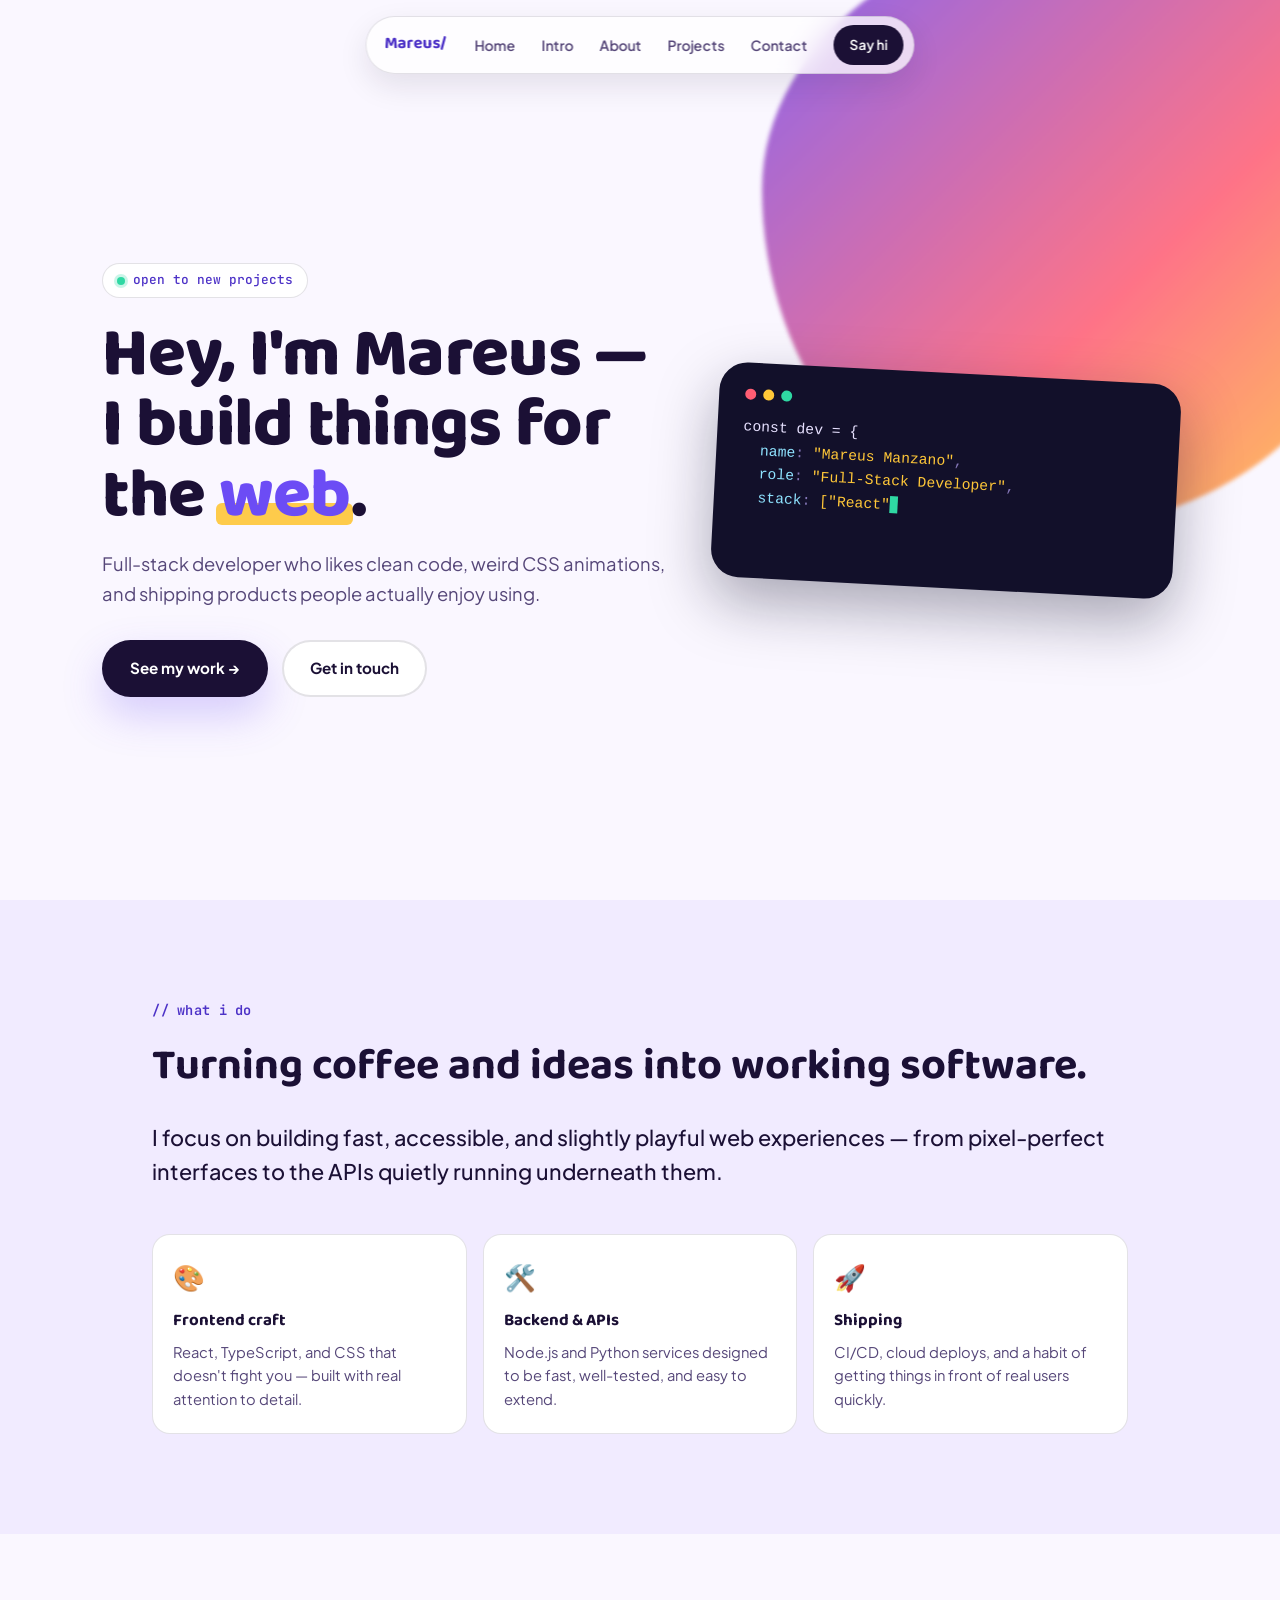
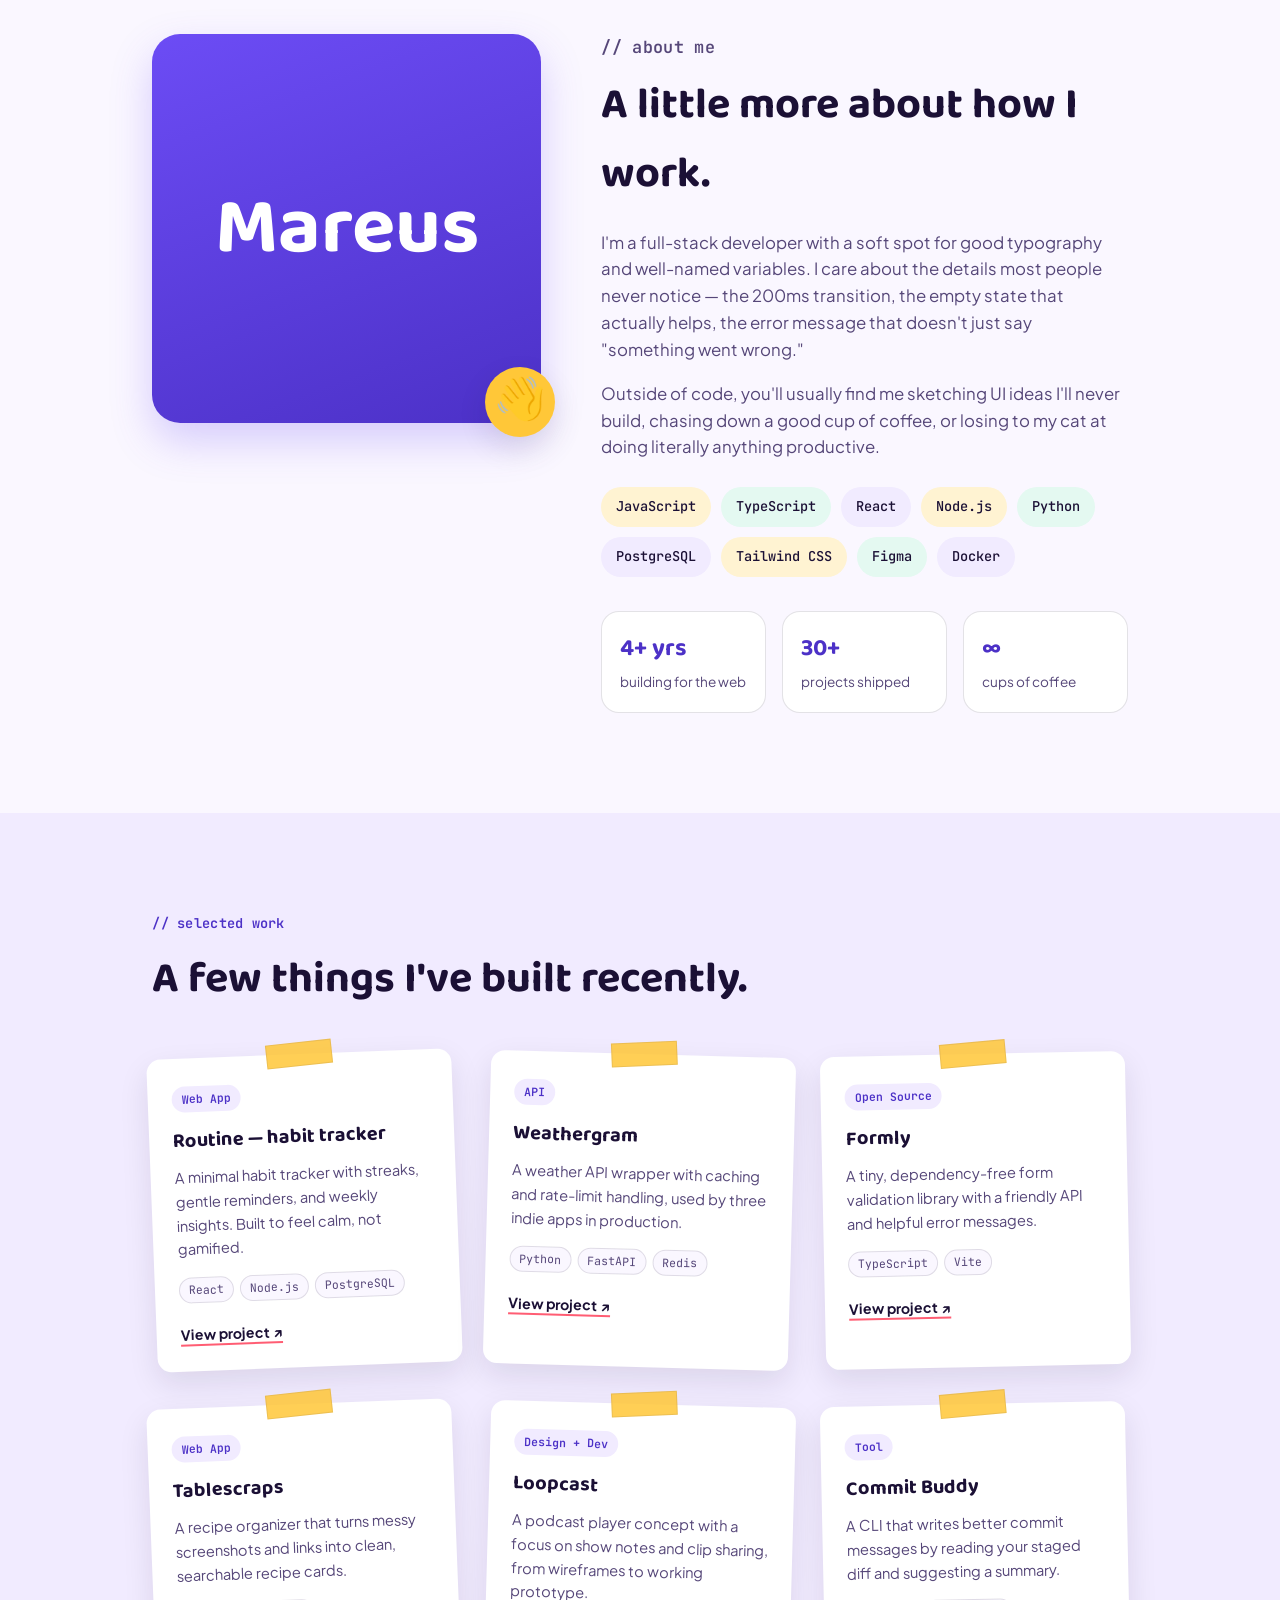
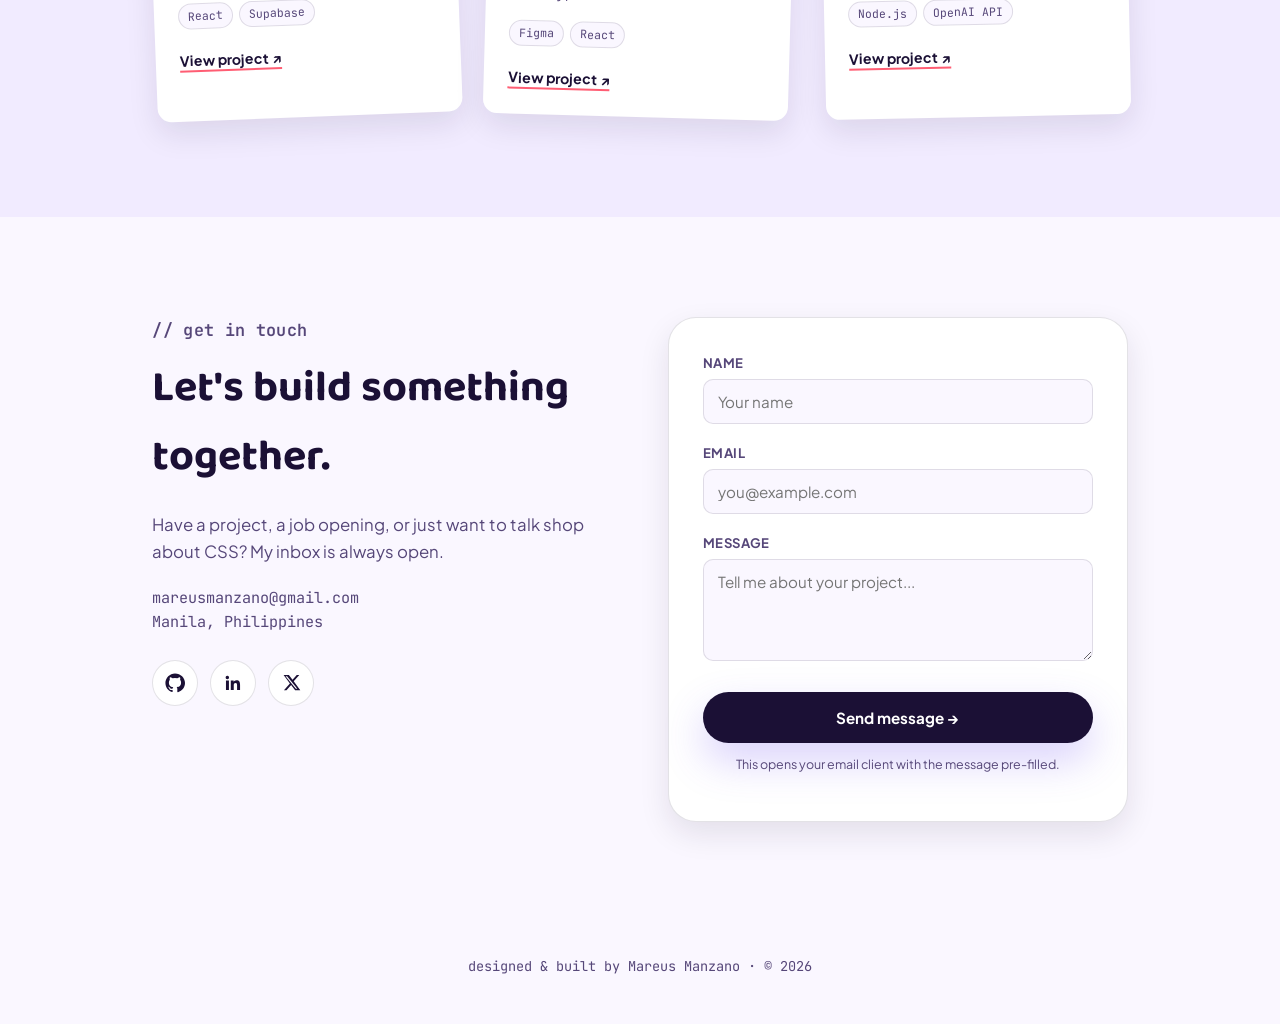
<file: index.html>
<!DOCTYPE html>
<html lang="en">
<head>
<meta charset="UTF-8">
<meta name="viewport" content="width=device-width, initial-scale=1.0">
<title>Mareus Manzano — Developer Playground</title>
<link rel="preconnect" href="https://fonts.googleapis.com">
<link rel="preconnect" href="https://fonts.gstatic.com" crossorigin>
<link href="https://fonts.googleapis.com/css2?family=Baloo+2:wght@500;600;700;800&family=Plus+Jakarta+Sans:wght@400;500;600;700&family=JetBrains+Mono:wght@400;500;600&display=swap" rel="stylesheet">
<link rel="stylesheet" href="styles.css">
</head>
<body>

  <nav class="nav" aria-label="Primary">
    <span class="nav__logo">Mareus/</span>
    <ul class="nav__links">
      <li><a href="#home">Home</a></li>
      <li><a href="#intro">Intro</a></li>
      <li><a href="#about">About</a></li>
      <li><a href="#projects">Projects</a></li>
      <li><a href="#contact">Contact</a></li>
    </ul>
    <a class="nav__cta" href="#contact">Say hi</a>
  </nav>

  <section id="home" class="hero">
    <div class="hero__blob" aria-hidden="true"></div>
    <div class="hero__grid">
      <div>
        <span class="hero__eyebrow"><span class="dot"></span> open to new projects</span>
        <h1>Hey, I'm Mareus —<br>I build things for the <span class="accent">web</span>.</h1>
        <p class="lede">Full-stack developer who likes clean code, weird CSS animations, and shipping products people actually enjoy using.</p>
        <div class="hero__ctas">
          <a class="btn btn--primary" href="#projects">See my work →</a>
          <a class="btn btn--ghost" href="#contact">Get in touch</a>
        </div>
      </div>
      <div class="hero__card">
        <div class="hero__card__bar"><span></span><span></span><span></span></div>
        <pre id="typewriter"></pre>
      </div>
    </div>
  </section>

  <section id="intro" class="intro">
    <div class="intro__inner">
      <p class="kicker">// what i do</p>
      <h2 class="section-title">Turning coffee and ideas into working software.</h2>
      <p class="intro__lead">I focus on building fast, accessible, and slightly playful web experiences — from pixel-perfect interfaces to the APIs quietly running underneath them.</p>
      <div class="intro__chips">
        <div class="chip-card">
          <span class="chip-card__icon">🎨</span>
          <h3>Frontend craft</h3>
          <p>React, TypeScript, and CSS that doesn't fight you — built with real attention to detail.</p>
        </div>
        <div class="chip-card">
          <span class="chip-card__icon">🛠️</span>
          <h3>Backend & APIs</h3>
          <p>Node.js and Python services designed to be fast, well-tested, and easy to extend.</p>
        </div>
        <div class="chip-card">
          <span class="chip-card__icon">🚀</span>
          <h3>Shipping</h3>
          <p>CI/CD, cloud deploys, and a habit of getting things in front of real users quickly.</p>
        </div>
      </div>
    </div>
  </section>

  <section id="about" class="about">
    <div class="section-inner">
      <div class="about__portrait" aria-hidden="true">Mareus</div>
      <div class="about__bio">
        <p class="kicker">// about me</p>
        <h2 class="section-title">A little more about how I work.</h2>
        <p>I'm a full-stack developer with a soft spot for good typography and well-named variables. I care about the details most people never notice — the 200ms transition, the empty state that actually helps, the error message that doesn't just say "something went wrong."</p>
        <p>Outside of code, you'll usually find me sketching UI ideas I'll never build, chasing down a good cup of coffee, or losing to my cat at doing literally anything productive.</p>
        <ul class="skills">
          <li>JavaScript</li>
          <li>TypeScript</li>
          <li>React</li>
          <li>Node.js</li>
          <li>Python</li>
          <li>PostgreSQL</li>
          <li>Tailwind CSS</li>
          <li>Figma</li>
          <li>Docker</li>
        </ul>
        <div class="fun-facts">
          <div><strong>4+ yrs</strong><span>building for the web</span></div>
          <div><strong>30+</strong><span>projects shipped</span></div>
          <div><strong>∞</strong><span>cups of coffee</span></div>
        </div>
      </div>
    </div>
  </section>

  <section id="projects" class="projects">
    <div class="section-inner">
      <p class="kicker">// selected work</p>
      <h2 class="section-title">A few things I've built recently.</h2>
      <div class="projects__grid">
        <article class="note">
          <span class="note__tag">Web App</span>
          <h3>Routine — habit tracker</h3>
          <p>A minimal habit tracker with streaks, gentle reminders, and weekly insights. Built to feel calm, not gamified.</p>
          <ul class="note__stack">
            <li>React</li><li>Node.js</li><li>PostgreSQL</li>
          </ul>
          <a class="note__link" href="projects/routine.html">View project ↗</a>
        </article>
        <article class="note">
          <span class="note__tag">API</span>
          <h3>Weathergram</h3>
          <p>A weather API wrapper with caching and rate-limit handling, used by three indie apps in production.</p>
          <ul class="note__stack">
            <li>Python</li><li>FastAPI</li><li>Redis</li>
          </ul>
          <a class="note__link" href="projects/weathergram.html">View project ↗</a>
        </article>
        <article class="note">
          <span class="note__tag">Open Source</span>
          <h3>Formly</h3>
          <p>A tiny, dependency-free form validation library with a friendly API and helpful error messages.</p>
          <ul class="note__stack">
            <li>TypeScript</li><li>Vite</li>
          </ul>
          <a class="note__link" href="projects/formly.html">View project ↗</a>
        </article>
        <article class="note">
          <span class="note__tag">Web App</span>
          <h3>Tablescraps</h3>
          <p>A recipe organizer that turns messy screenshots and links into clean, searchable recipe cards.</p>
          <ul class="note__stack">
            <li>React</li><li>Supabase</li>
          </ul>
          <a class="note__link" href="projects/tablescraps.html">View project ↗</a>
        </article>
        <article class="note">
          <span class="note__tag">Design + Dev</span>
          <h3>Loopcast</h3>
          <p>A podcast player concept with a focus on show notes and clip sharing, from wireframes to working prototype.</p>
          <ul class="note__stack">
            <li>Figma</li><li>React</li>
          </ul>
          <a class="note__link" href="projects/loopcast.html">View project ↗</a>
        </article>
        <article class="note">
          <span class="note__tag">Tool</span>
          <h3>Commit Buddy</h3>
          <p>A CLI that writes better commit messages by reading your staged diff and suggesting a summary.</p>
          <ul class="note__stack">
            <li>Node.js</li><li>OpenAI API</li>
          </ul>
          <a class="note__link" href="projects/commit-buddy.html">View project ↗</a>
        </article>
      </div>
    </div>
  </section>

  <section id="contact" class="contact">
    <div class="section-inner">
      <div class="contact__intro">
        <p class="kicker">// get in touch</p>
        <h2 class="section-title">Let's build something together.</h2>
        <p>Have a project, a job opening, or just want to talk shop about CSS? My inbox is always open.</p>
        <p style="font-family:var(--font-mono); font-size:0.95rem; margin-top:20px;">mareusmanzano@gmail.com<br>Manila, Philippines</p>
        <ul class="contact__socials">
          <li><a href="#" aria-label="GitHub"><svg viewBox="0 0 24 24" fill="currentColor"><path d="M12 .5C5.73.5.5 5.73.5 12c0 5.08 3.29 9.39 7.86 10.91.58.1.79-.25.79-.56 0-.28-.01-1.02-.02-2-3.2.7-3.88-1.54-3.88-1.54-.52-1.34-1.28-1.7-1.28-1.7-1.05-.72.08-.7.08-.7 1.16.08 1.77 1.19 1.77 1.19 1.03 1.77 2.7 1.26 3.36.96.1-.75.4-1.26.73-1.55-2.55-.29-5.24-1.28-5.24-5.68 0-1.26.45-2.29 1.18-3.09-.12-.29-.51-1.46.11-3.04 0 0 .96-.31 3.15 1.18a10.9 10.9 0 0 1 5.74 0c2.19-1.49 3.15-1.18 3.15-1.18.62 1.58.23 2.75.11 3.04.74.8 1.18 1.83 1.18 3.09 0 4.41-2.69 5.39-5.25 5.67.41.36.78 1.08.78 2.17 0 1.57-.01 2.83-.01 3.22 0 .31.21.67.8.56C20.71 21.39 24 17.08 24 12c0-6.27-5.23-11.5-12-11.5Z"/></svg></a></li>
          <li><a href="#" aria-label="LinkedIn"><svg viewBox="0 0 24 24" fill="currentColor"><path d="M20.45 20.45h-3.56v-5.57c0-1.33-.02-3.03-1.85-3.03-1.86 0-2.14 1.45-2.14 2.94v5.66H9.34V9h3.42v1.56h.05c.48-.9 1.64-1.85 3.38-1.85 3.61 0 4.28 2.38 4.28 5.47v6.27ZM5.34 7.43a2.07 2.07 0 1 1 0-4.13 2.07 2.07 0 0 1 0 4.13ZM7.12 20.45H3.56V9h3.56v11.45Z"/></svg></a></li>
          <li><a href="#" aria-label="Twitter / X"><svg viewBox="0 0 24 24" fill="currentColor"><path d="M18.9 2.25h3.07l-6.71 7.67 7.9 10.83h-6.19l-4.84-6.4-5.54 6.4H3.5l7.18-8.2L3.1 2.25h6.34l4.38 5.86 5.08-5.86Zm-1.08 16.62h1.7L7.28 4.03H5.46L17.82 18.87Z"/></svg></a></li>
        </ul>
      </div>
      <form class="form" id="contactForm">
        <div class="field">
          <label for="name">Name</label>
          <input type="text" id="name" name="name" placeholder="Your name" required>
        </div>
        <div class="field">
          <label for="email">Email</label>
          <input type="email" id="email" name="email" placeholder="you@example.com" required>
        </div>
        <div class="field">
          <label for="message">Message</label>
          <textarea id="message" name="message" rows="4" placeholder="Tell me about your project..." required></textarea>
        </div>
        <button type="submit" class="btn btn--primary">Send message →</button>
        <p class="form__note">This opens your email client with the message pre-filled.</p>
      </form>
    </div>
  </section>

  <footer>
    designed &amp; built by Mareus Manzano · © <span id="year"></span>
  </footer>

<script>
  document.getElementById('year').textContent = new Date().getFullYear();

  // Typewriter effect for hero code card
  const lines = [
    { key: 'name', val: 'Mareus Manzano' },
    { key: 'role', val: 'Full-Stack Developer' },
    { key: 'stack', val: '["React", "Node", "Python"]', raw:true },
    { key: 'loves', val: '["coffee", "clean code", "cats"]', raw:true },
  ];
  const el = document.getElementById('typewriter');
  let out = 'const dev = {\n';
  let li = 0, ci = 0;
  function render(partial){
    let html = 'const dev = {\n';
    for(let i=0;i<li;i++){
      const l = lines[i];
      const v = l.raw ? `<span class="punc">${l.val}</span>` : `<span class="str">"${l.val}"</span>`;
      html += `  <span class="key">${l.key}</span><span class="punc">:</span> ${v}<span class="punc">,</span>\n`;
    }
    if(li < lines.length){
      const l = lines[li];
      const shown = partial;
      const v = l.raw ? shown : `"${shown}`;
      html += `  <span class="key">${l.key}</span><span class="punc">:</span> <span class="str">${v}</span><span class="cursor"></span>\n`;
    } else {
      html += '}<span class="cursor"></span>';
    }
    el.innerHTML = html;
  }
  function typeStep(){
    if(li >= lines.length){ render(''); return; }
    const current = lines[li].val;
    if(ci <= current.length){
      render(current.slice(0, ci));
      ci++;
      setTimeout(typeStep, 28);
    } else {
      li++; ci = 0;
      setTimeout(typeStep, 220);
    }
  }
  typeStep();

  // Contact form -> mailto
  document.getElementById('contactForm').addEventListener('submit', function(e){
    e.preventDefault();
    const name = document.getElementById('name').value;
    const email = document.getElementById('email').value;
    const message = document.getElementById('message').value;
    const subject = encodeURIComponent(`Portfolio contact from ${name}`);
    const body = encodeURIComponent(`${message}\n\n— ${name} (${email})`);
    window.location.href = `mailto:mareusmanzano@gmail.com?subject=${subject}&body=${body}`;
  });
</script>
</body>
</html>
</file>
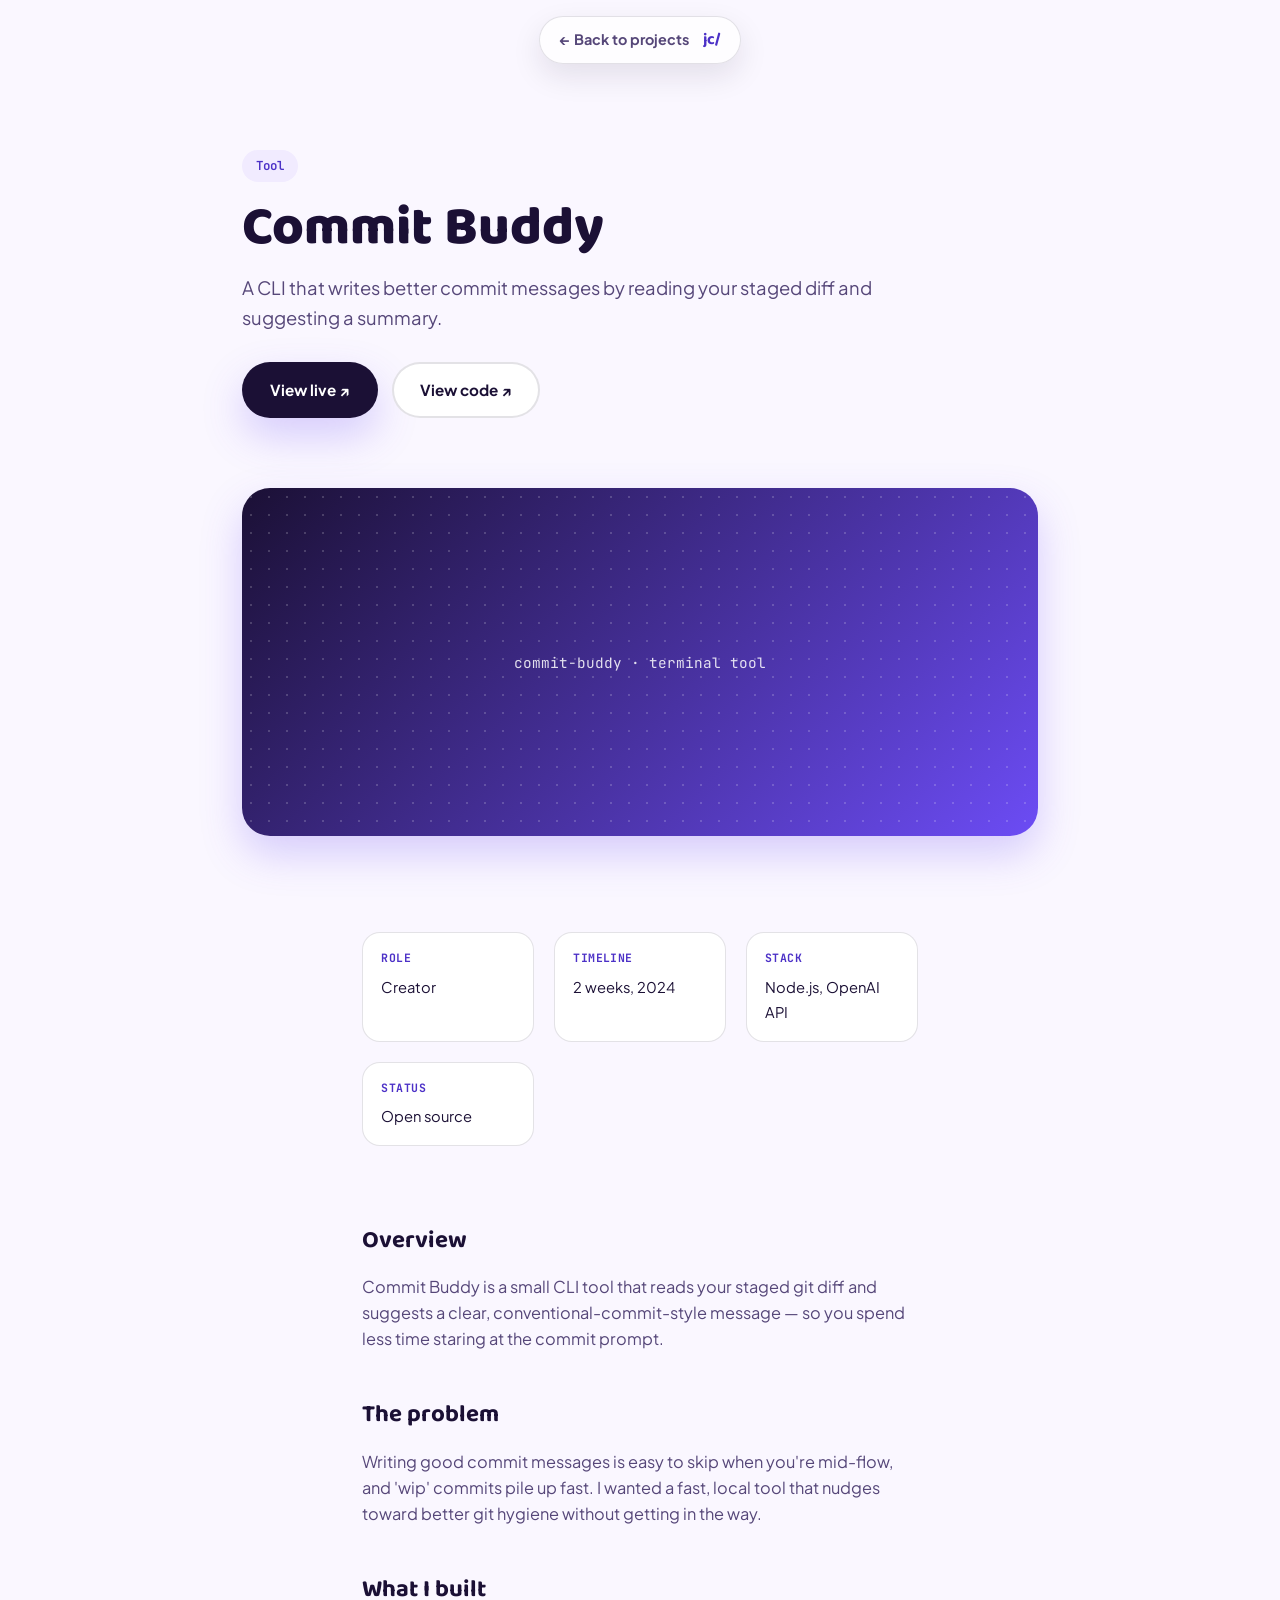
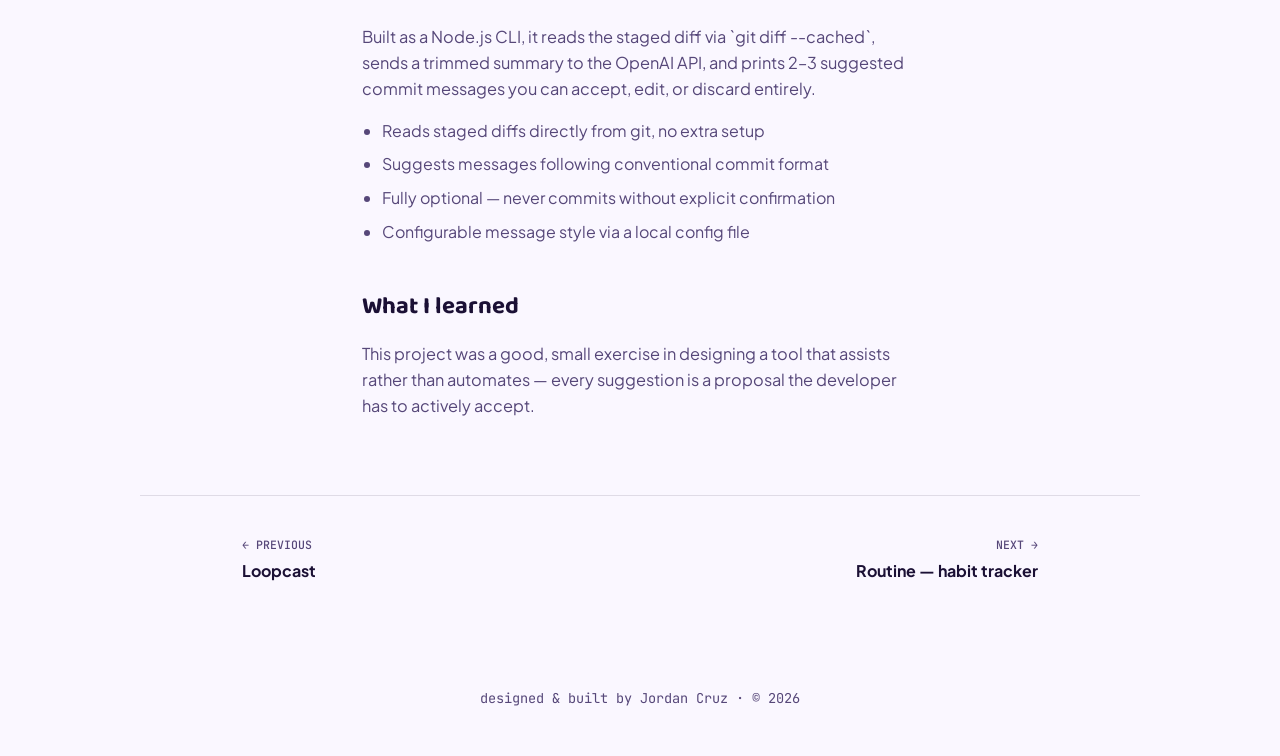
<file: projects/commit-buddy.html>
<!DOCTYPE html>
<html lang="en">
<head>
<meta charset="UTF-8">
<meta name="viewport" content="width=device-width, initial-scale=1.0">
<title>Commit Buddy — Jordan Cruz</title>
<link rel="preconnect" href="https://fonts.googleapis.com">
<link rel="preconnect" href="https://fonts.gstatic.com" crossorigin>
<link href="https://fonts.googleapis.com/css2?family=Baloo+2:wght@500;600;700;800&family=Plus+Jakarta+Sans:wght@400;500;600;700&family=JetBrains+Mono:wght@400;500;600&display=swap" rel="stylesheet">
<link rel="stylesheet" href="../styles.css">
</head>
<body>

  <nav class="pnav" aria-label="Primary">
    <a href="../index.html#projects">← Back to projects</a>
    <span class="pnav__logo">jc/</span>
  </nav>

  <header class="phero">
    <span class="phero__tag">Tool</span>
    <h1>Commit Buddy</h1>
    <p class="phero__sub">A CLI that writes better commit messages by reading your staged diff and suggesting a summary.</p>
    <div class="phero__links">
      <a class="btn btn--primary" href="#">View live ↗</a>
      <a class="btn btn--ghost" href="#">View code ↗</a>
    </div>
  </header>

  <div class="pbanner">
    <div class="pbanner__shape" style="background:linear-gradient(135deg, #1B1035, var(--violet));">
      <span>commit-buddy · terminal tool</span>
    </div>
  </div>

  <div class="pmeta">
    <div class="pmeta__block"><strong>Role</strong><span>Creator</span></div>
    <div class="pmeta__block"><strong>Timeline</strong><span>2 weeks, 2024</span></div>
    <div class="pmeta__block"><strong>Stack</strong><span>Node.js, OpenAI API</span></div>
    <div class="pmeta__block"><strong>Status</strong><span>Open source</span></div>
  </div>

  <main class="pbody">
    <h2>Overview</h2>
    <p>Commit Buddy is a small CLI tool that reads your staged git diff and suggests a clear, conventional-commit-style message — so you spend less time staring at the commit prompt.</p>

    <h2>The problem</h2>
    <p>Writing good commit messages is easy to skip when you're mid-flow, and 'wip' commits pile up fast. I wanted a fast, local tool that nudges toward better git hygiene without getting in the way.</p>

    <h2>What I built</h2>
    <p>Built as a Node.js CLI, it reads the staged diff via `git diff --cached`, sends a trimmed summary to the OpenAI API, and prints 2–3 suggested commit messages you can accept, edit, or discard entirely.</p>
    <ul>
      <li>Reads staged diffs directly from git, no extra setup</li>
      <li>Suggests messages following conventional commit format</li>
      <li>Fully optional — never commits without explicit confirmation</li>
      <li>Configurable message style via a local config file</li>
    </ul>

    <h2>What I learned</h2>
    <p>This project was a good, small exercise in designing a tool that assists rather than automates — every suggestion is a proposal the developer has to actively accept.</p>
  </main>

  <nav class="pswitch">
    <a class="prev" href="loopcast.html"><span class="lbl">← Previous</span>Loopcast</a>
    <a class="next" href="routine.html"><span class="lbl">Next →</span>Routine — habit tracker</a>
  </nav>

  <footer style="margin-top:70px;">
    designed &amp; built by Jordan Cruz · © <span id="year"></span>
  </footer>

<script>document.getElementById('year').textContent = new Date().getFullYear();</script>
</body>
</html>
</file>
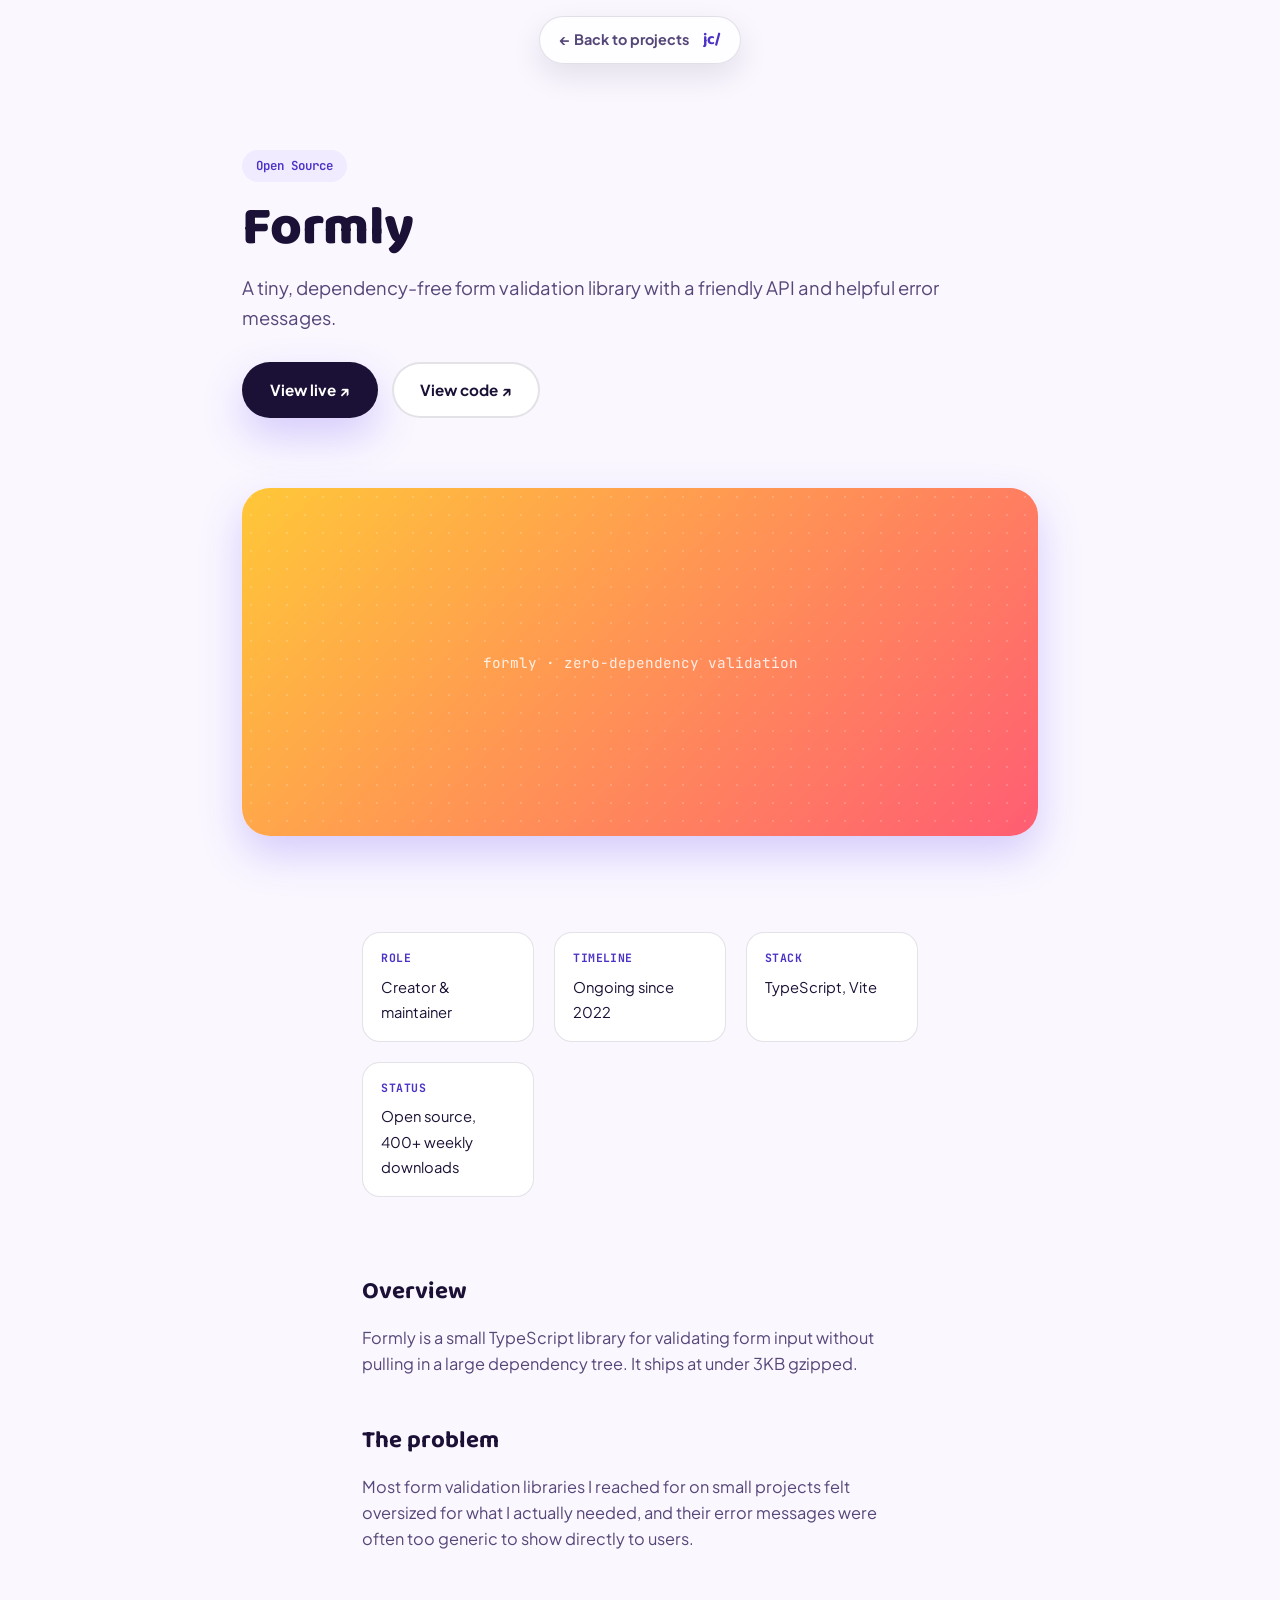
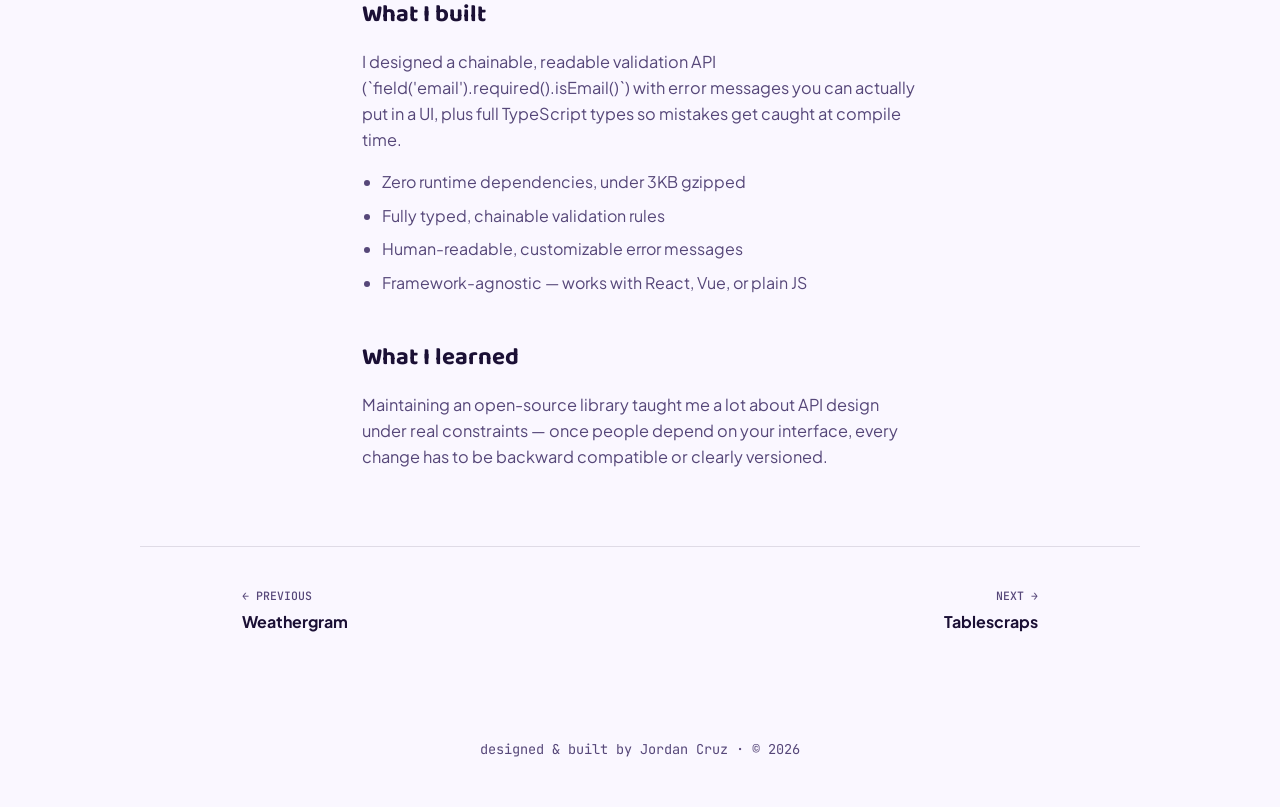
<file: projects/formly.html>
<!DOCTYPE html>
<html lang="en">
<head>
<meta charset="UTF-8">
<meta name="viewport" content="width=device-width, initial-scale=1.0">
<title>Formly — Jordan Cruz</title>
<link rel="preconnect" href="https://fonts.googleapis.com">
<link rel="preconnect" href="https://fonts.gstatic.com" crossorigin>
<link href="https://fonts.googleapis.com/css2?family=Baloo+2:wght@500;600;700;800&family=Plus+Jakarta+Sans:wght@400;500;600;700&family=JetBrains+Mono:wght@400;500;600&display=swap" rel="stylesheet">
<link rel="stylesheet" href="../styles.css">
</head>
<body>

  <nav class="pnav" aria-label="Primary">
    <a href="../index.html#projects">← Back to projects</a>
    <span class="pnav__logo">jc/</span>
  </nav>

  <header class="phero">
    <span class="phero__tag">Open Source</span>
    <h1>Formly</h1>
    <p class="phero__sub">A tiny, dependency-free form validation library with a friendly API and helpful error messages.</p>
    <div class="phero__links">
      <a class="btn btn--primary" href="#">View live ↗</a>
      <a class="btn btn--ghost" href="#">View code ↗</a>
    </div>
  </header>

  <div class="pbanner">
    <div class="pbanner__shape" style="background:linear-gradient(135deg, var(--yellow), var(--coral));">
      <span>formly · zero-dependency validation</span>
    </div>
  </div>

  <div class="pmeta">
    <div class="pmeta__block"><strong>Role</strong><span>Creator & maintainer</span></div>
    <div class="pmeta__block"><strong>Timeline</strong><span>Ongoing since 2022</span></div>
    <div class="pmeta__block"><strong>Stack</strong><span>TypeScript, Vite</span></div>
    <div class="pmeta__block"><strong>Status</strong><span>Open source, 400+ weekly downloads</span></div>
  </div>

  <main class="pbody">
    <h2>Overview</h2>
    <p>Formly is a small TypeScript library for validating form input without pulling in a large dependency tree. It ships at under 3KB gzipped.</p>

    <h2>The problem</h2>
    <p>Most form validation libraries I reached for on small projects felt oversized for what I actually needed, and their error messages were often too generic to show directly to users.</p>

    <h2>What I built</h2>
    <p>I designed a chainable, readable validation API (`field('email').required().isEmail()`) with error messages you can actually put in a UI, plus full TypeScript types so mistakes get caught at compile time.</p>
    <ul>
      <li>Zero runtime dependencies, under 3KB gzipped</li>
      <li>Fully typed, chainable validation rules</li>
      <li>Human-readable, customizable error messages</li>
      <li>Framework-agnostic — works with React, Vue, or plain JS</li>
    </ul>

    <h2>What I learned</h2>
    <p>Maintaining an open-source library taught me a lot about API design under real constraints — once people depend on your interface, every change has to be backward compatible or clearly versioned.</p>
  </main>

  <nav class="pswitch">
    <a class="prev" href="weathergram.html"><span class="lbl">← Previous</span>Weathergram</a>
    <a class="next" href="tablescraps.html"><span class="lbl">Next →</span>Tablescraps</a>
  </nav>

  <footer style="margin-top:70px;">
    designed &amp; built by Jordan Cruz · © <span id="year"></span>
  </footer>

<script>document.getElementById('year').textContent = new Date().getFullYear();</script>
</body>
</html>
</file>
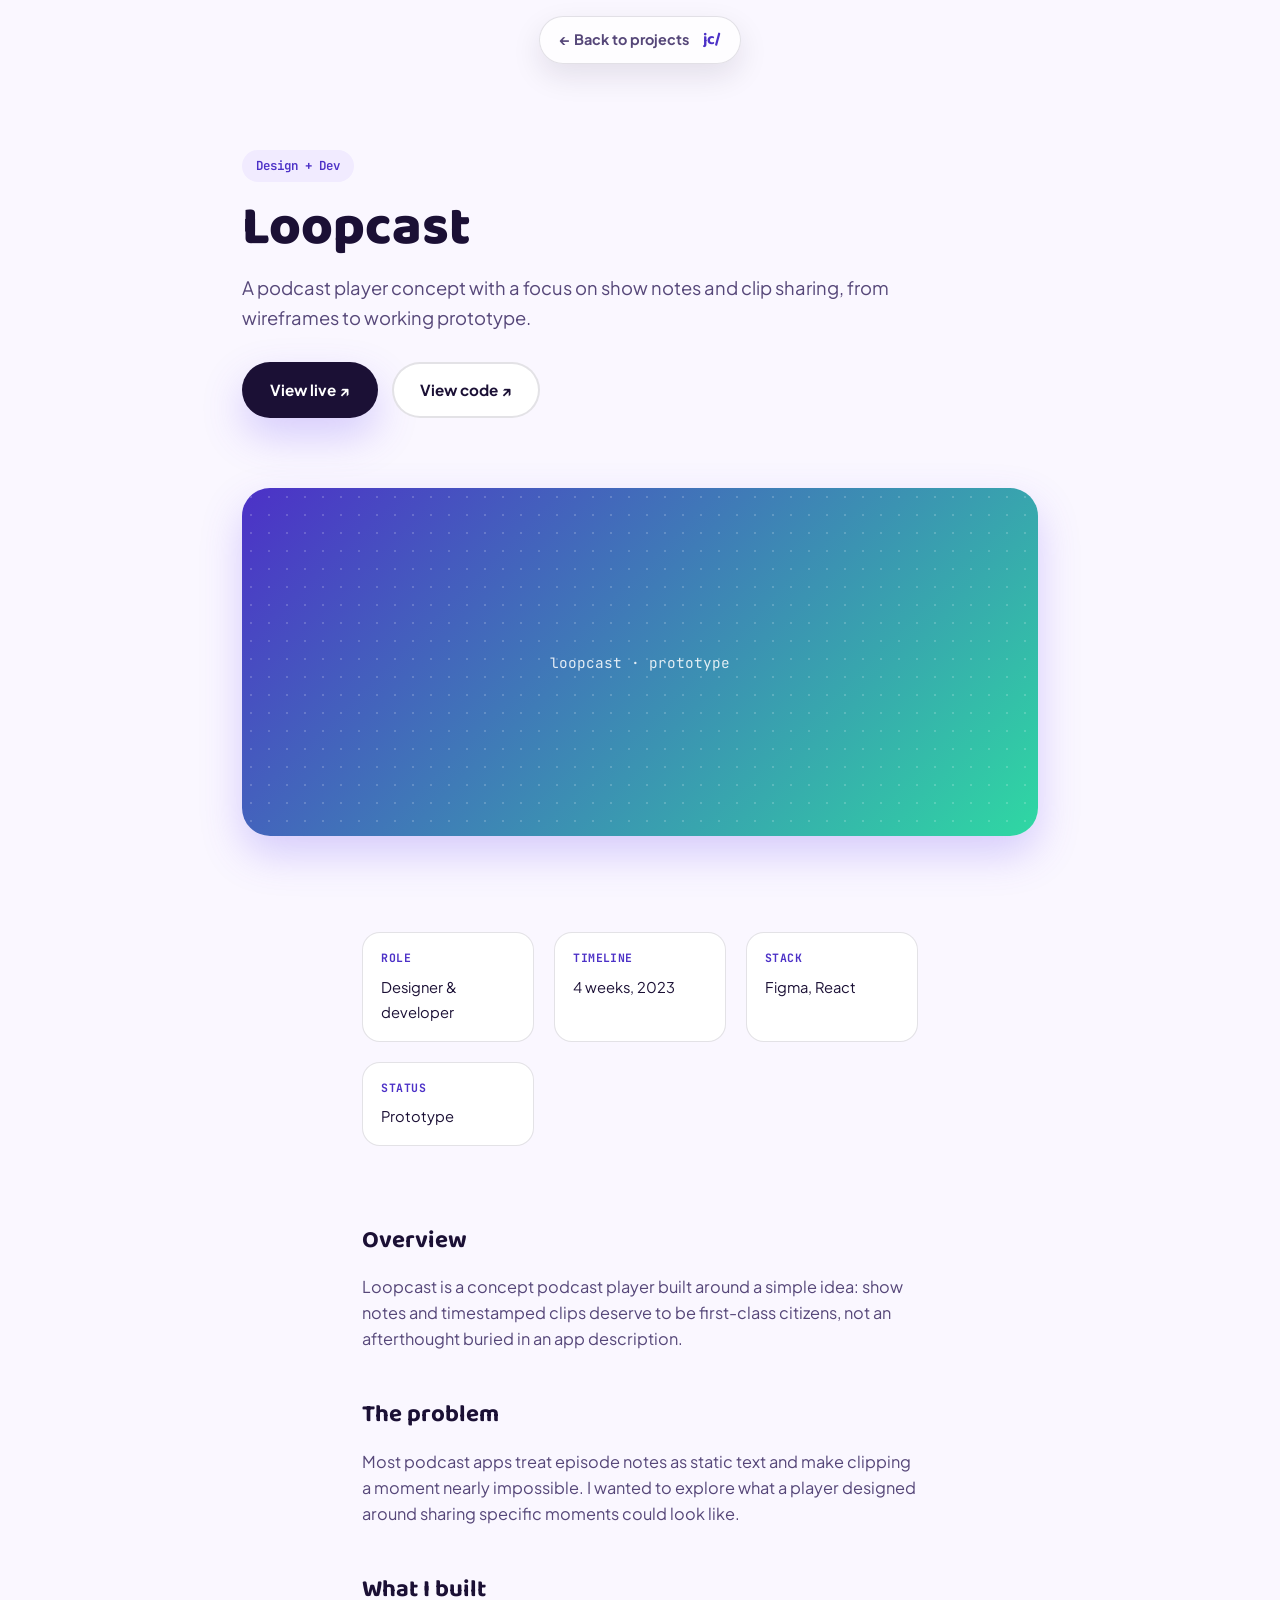
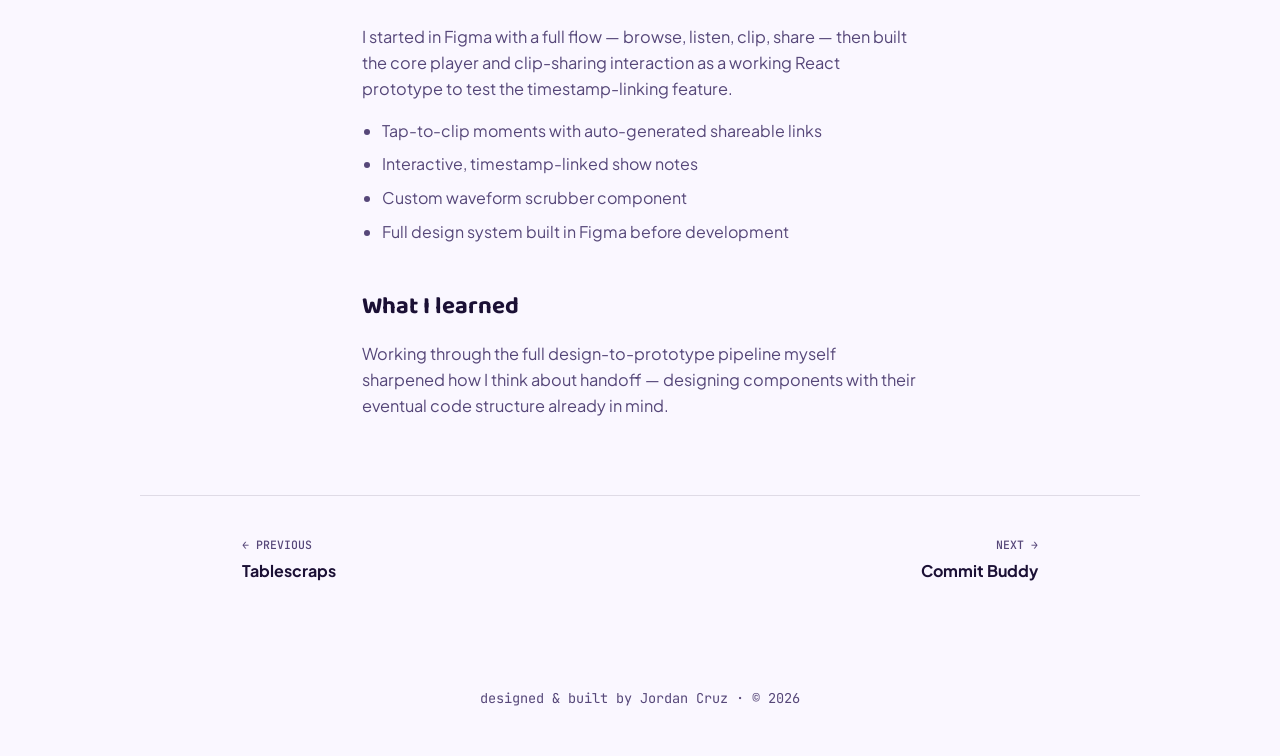
<file: projects/loopcast.html>
<!DOCTYPE html>
<html lang="en">
<head>
<meta charset="UTF-8">
<meta name="viewport" content="width=device-width, initial-scale=1.0">
<title>Loopcast — Jordan Cruz</title>
<link rel="preconnect" href="https://fonts.googleapis.com">
<link rel="preconnect" href="https://fonts.gstatic.com" crossorigin>
<link href="https://fonts.googleapis.com/css2?family=Baloo+2:wght@500;600;700;800&family=Plus+Jakarta+Sans:wght@400;500;600;700&family=JetBrains+Mono:wght@400;500;600&display=swap" rel="stylesheet">
<link rel="stylesheet" href="../styles.css">
</head>
<body>

  <nav class="pnav" aria-label="Primary">
    <a href="../index.html#projects">← Back to projects</a>
    <span class="pnav__logo">jc/</span>
  </nav>

  <header class="phero">
    <span class="phero__tag">Design + Dev</span>
    <h1>Loopcast</h1>
    <p class="phero__sub">A podcast player concept with a focus on show notes and clip sharing, from wireframes to working prototype.</p>
    <div class="phero__links">
      <a class="btn btn--primary" href="#">View live ↗</a>
      <a class="btn btn--ghost" href="#">View code ↗</a>
    </div>
  </header>

  <div class="pbanner">
    <div class="pbanner__shape" style="background:linear-gradient(135deg, var(--violet-dark), var(--mint));">
      <span>loopcast · prototype</span>
    </div>
  </div>

  <div class="pmeta">
    <div class="pmeta__block"><strong>Role</strong><span>Designer & developer</span></div>
    <div class="pmeta__block"><strong>Timeline</strong><span>4 weeks, 2023</span></div>
    <div class="pmeta__block"><strong>Stack</strong><span>Figma, React</span></div>
    <div class="pmeta__block"><strong>Status</strong><span>Prototype</span></div>
  </div>

  <main class="pbody">
    <h2>Overview</h2>
    <p>Loopcast is a concept podcast player built around a simple idea: show notes and timestamped clips deserve to be first-class citizens, not an afterthought buried in an app description.</p>

    <h2>The problem</h2>
    <p>Most podcast apps treat episode notes as static text and make clipping a moment nearly impossible. I wanted to explore what a player designed around sharing specific moments could look like.</p>

    <h2>What I built</h2>
    <p>I started in Figma with a full flow — browse, listen, clip, share — then built the core player and clip-sharing interaction as a working React prototype to test the timestamp-linking feature.</p>
    <ul>
      <li>Tap-to-clip moments with auto-generated shareable links</li>
      <li>Interactive, timestamp-linked show notes</li>
      <li>Custom waveform scrubber component</li>
      <li>Full design system built in Figma before development</li>
    </ul>

    <h2>What I learned</h2>
    <p>Working through the full design-to-prototype pipeline myself sharpened how I think about handoff — designing components with their eventual code structure already in mind.</p>
  </main>

  <nav class="pswitch">
    <a class="prev" href="tablescraps.html"><span class="lbl">← Previous</span>Tablescraps</a>
    <a class="next" href="commit-buddy.html"><span class="lbl">Next →</span>Commit Buddy</a>
  </nav>

  <footer style="margin-top:70px;">
    designed &amp; built by Jordan Cruz · © <span id="year"></span>
  </footer>

<script>document.getElementById('year').textContent = new Date().getFullYear();</script>
</body>
</html>
</file>
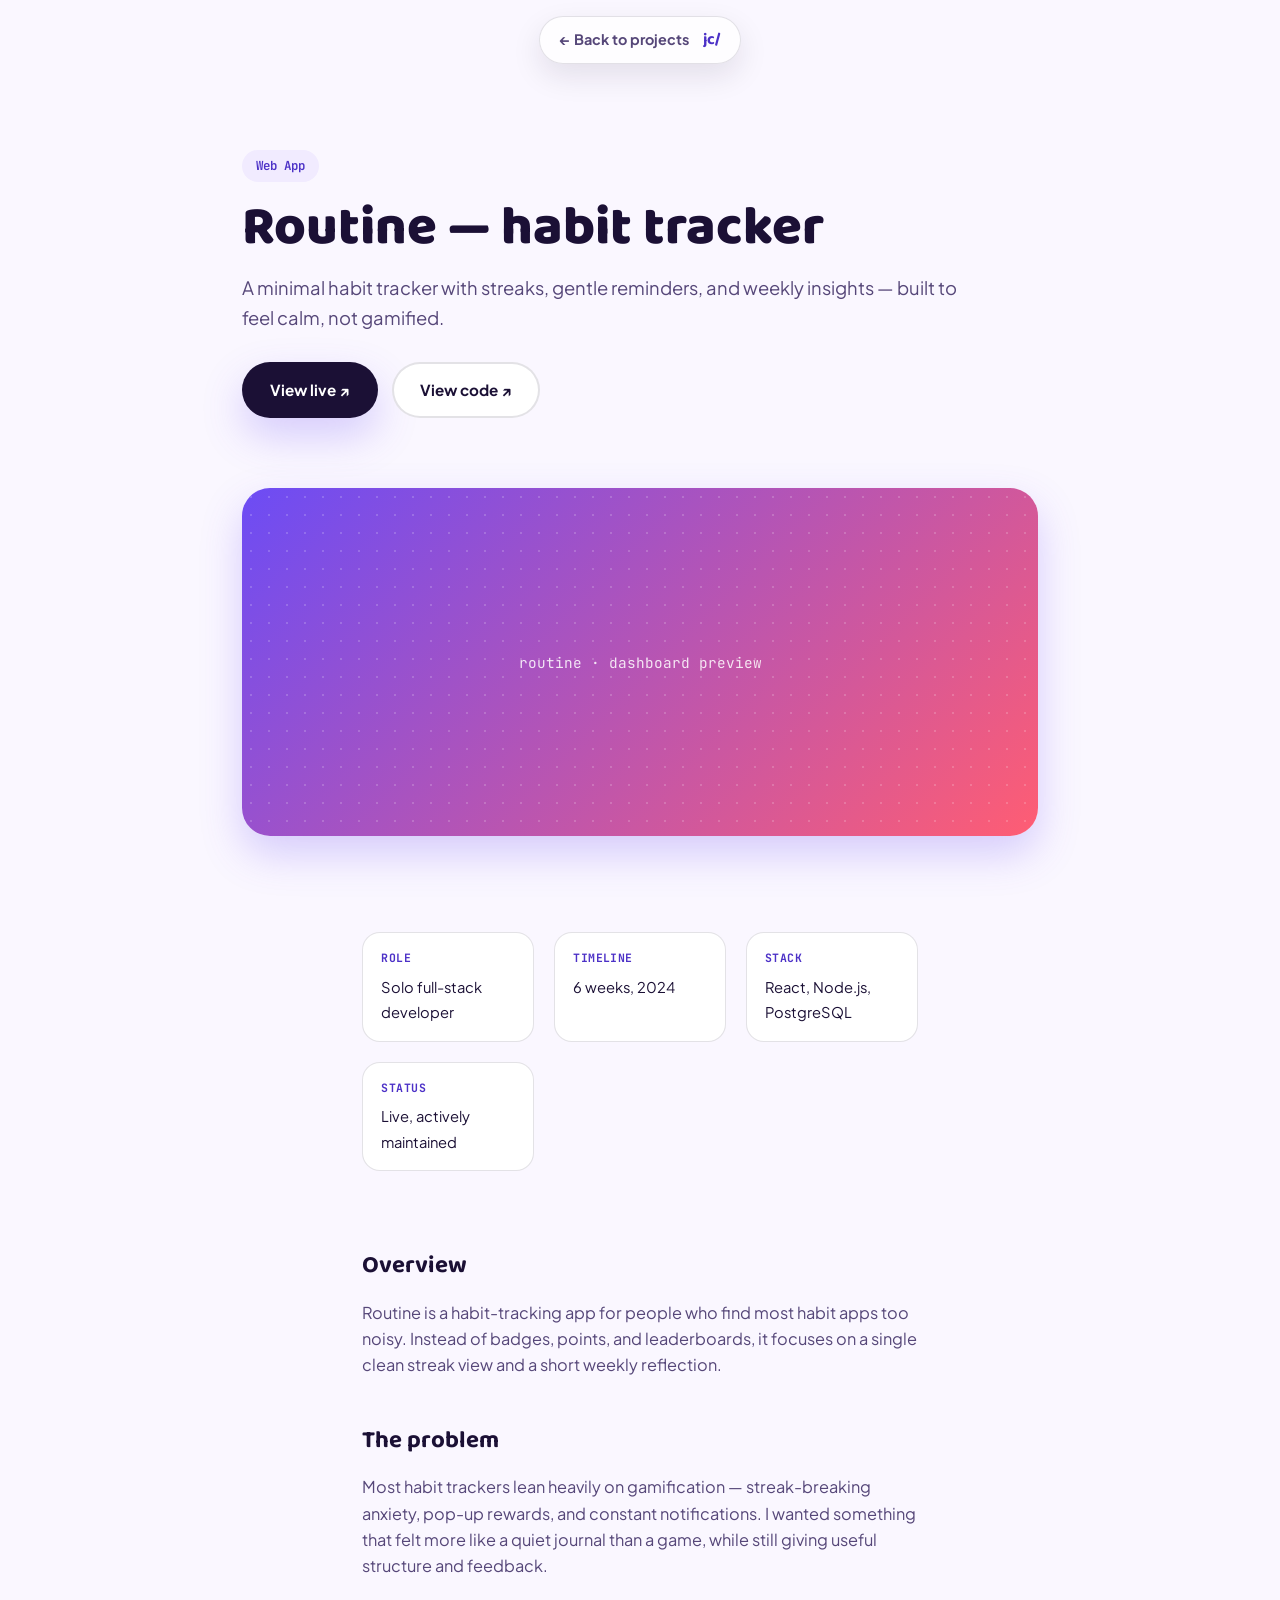
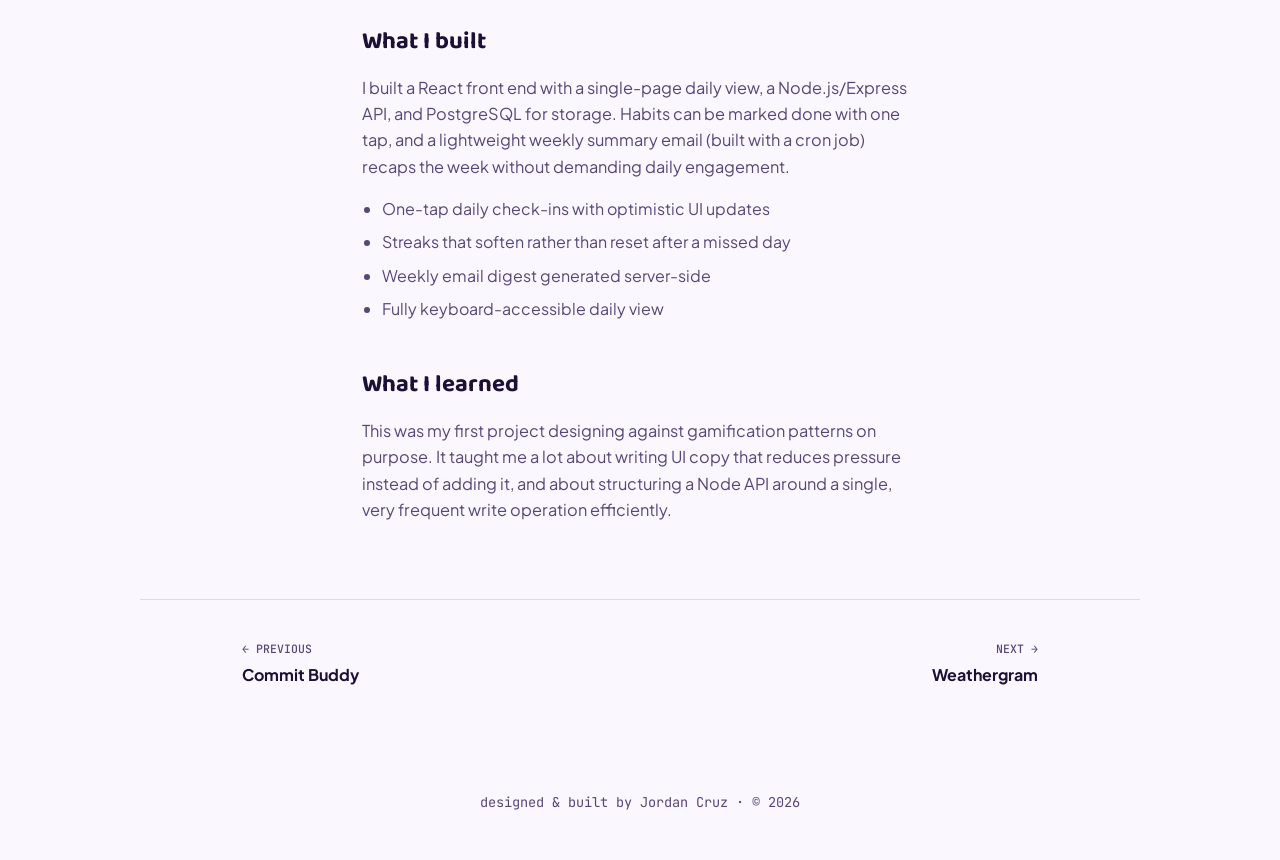
<file: projects/routine.html>
<!DOCTYPE html>
<html lang="en">
<head>
<meta charset="UTF-8">
<meta name="viewport" content="width=device-width, initial-scale=1.0">
<title>Routine — habit tracker — Jordan Cruz</title>
<link rel="preconnect" href="https://fonts.googleapis.com">
<link rel="preconnect" href="https://fonts.gstatic.com" crossorigin>
<link href="https://fonts.googleapis.com/css2?family=Baloo+2:wght@500;600;700;800&family=Plus+Jakarta+Sans:wght@400;500;600;700&family=JetBrains+Mono:wght@400;500;600&display=swap" rel="stylesheet">
<link rel="stylesheet" href="../styles.css">
</head>
<body>

  <nav class="pnav" aria-label="Primary">
    <a href="../index.html#projects">← Back to projects</a>
    <span class="pnav__logo">jc/</span>
  </nav>

  <header class="phero">
    <span class="phero__tag">Web App</span>
    <h1>Routine — habit tracker</h1>
    <p class="phero__sub">A minimal habit tracker with streaks, gentle reminders, and weekly insights — built to feel calm, not gamified.</p>
    <div class="phero__links">
      <a class="btn btn--primary" href="#">View live ↗</a>
      <a class="btn btn--ghost" href="#">View code ↗</a>
    </div>
  </header>

  <div class="pbanner">
    <div class="pbanner__shape" style="background:linear-gradient(135deg, var(--violet), var(--coral));">
      <span>routine · dashboard preview</span>
    </div>
  </div>

  <div class="pmeta">
    <div class="pmeta__block"><strong>Role</strong><span>Solo full-stack developer</span></div>
    <div class="pmeta__block"><strong>Timeline</strong><span>6 weeks, 2024</span></div>
    <div class="pmeta__block"><strong>Stack</strong><span>React, Node.js, PostgreSQL</span></div>
    <div class="pmeta__block"><strong>Status</strong><span>Live, actively maintained</span></div>
  </div>

  <main class="pbody">
    <h2>Overview</h2>
    <p>Routine is a habit-tracking app for people who find most habit apps too noisy. Instead of badges, points, and leaderboards, it focuses on a single clean streak view and a short weekly reflection.</p>

    <h2>The problem</h2>
    <p>Most habit trackers lean heavily on gamification — streak-breaking anxiety, pop-up rewards, and constant notifications. I wanted something that felt more like a quiet journal than a game, while still giving useful structure and feedback.</p>

    <h2>What I built</h2>
    <p>I built a React front end with a single-page daily view, a Node.js/Express API, and PostgreSQL for storage. Habits can be marked done with one tap, and a lightweight weekly summary email (built with a cron job) recaps the week without demanding daily engagement.</p>
    <ul>
      <li>One-tap daily check-ins with optimistic UI updates</li>
      <li>Streaks that soften rather than reset after a missed day</li>
      <li>Weekly email digest generated server-side</li>
      <li>Fully keyboard-accessible daily view</li>
    </ul>

    <h2>What I learned</h2>
    <p>This was my first project designing against gamification patterns on purpose. It taught me a lot about writing UI copy that reduces pressure instead of adding it, and about structuring a Node API around a single, very frequent write operation efficiently.</p>
  </main>

  <nav class="pswitch">
    <a class="prev" href="commit-buddy.html"><span class="lbl">← Previous</span>Commit Buddy</a>
    <a class="next" href="weathergram.html"><span class="lbl">Next →</span>Weathergram</a>
  </nav>

  <footer style="margin-top:70px;">
    designed &amp; built by Jordan Cruz · © <span id="year"></span>
  </footer>

<script>document.getElementById('year').textContent = new Date().getFullYear();</script>
</body>
</html>
</file>
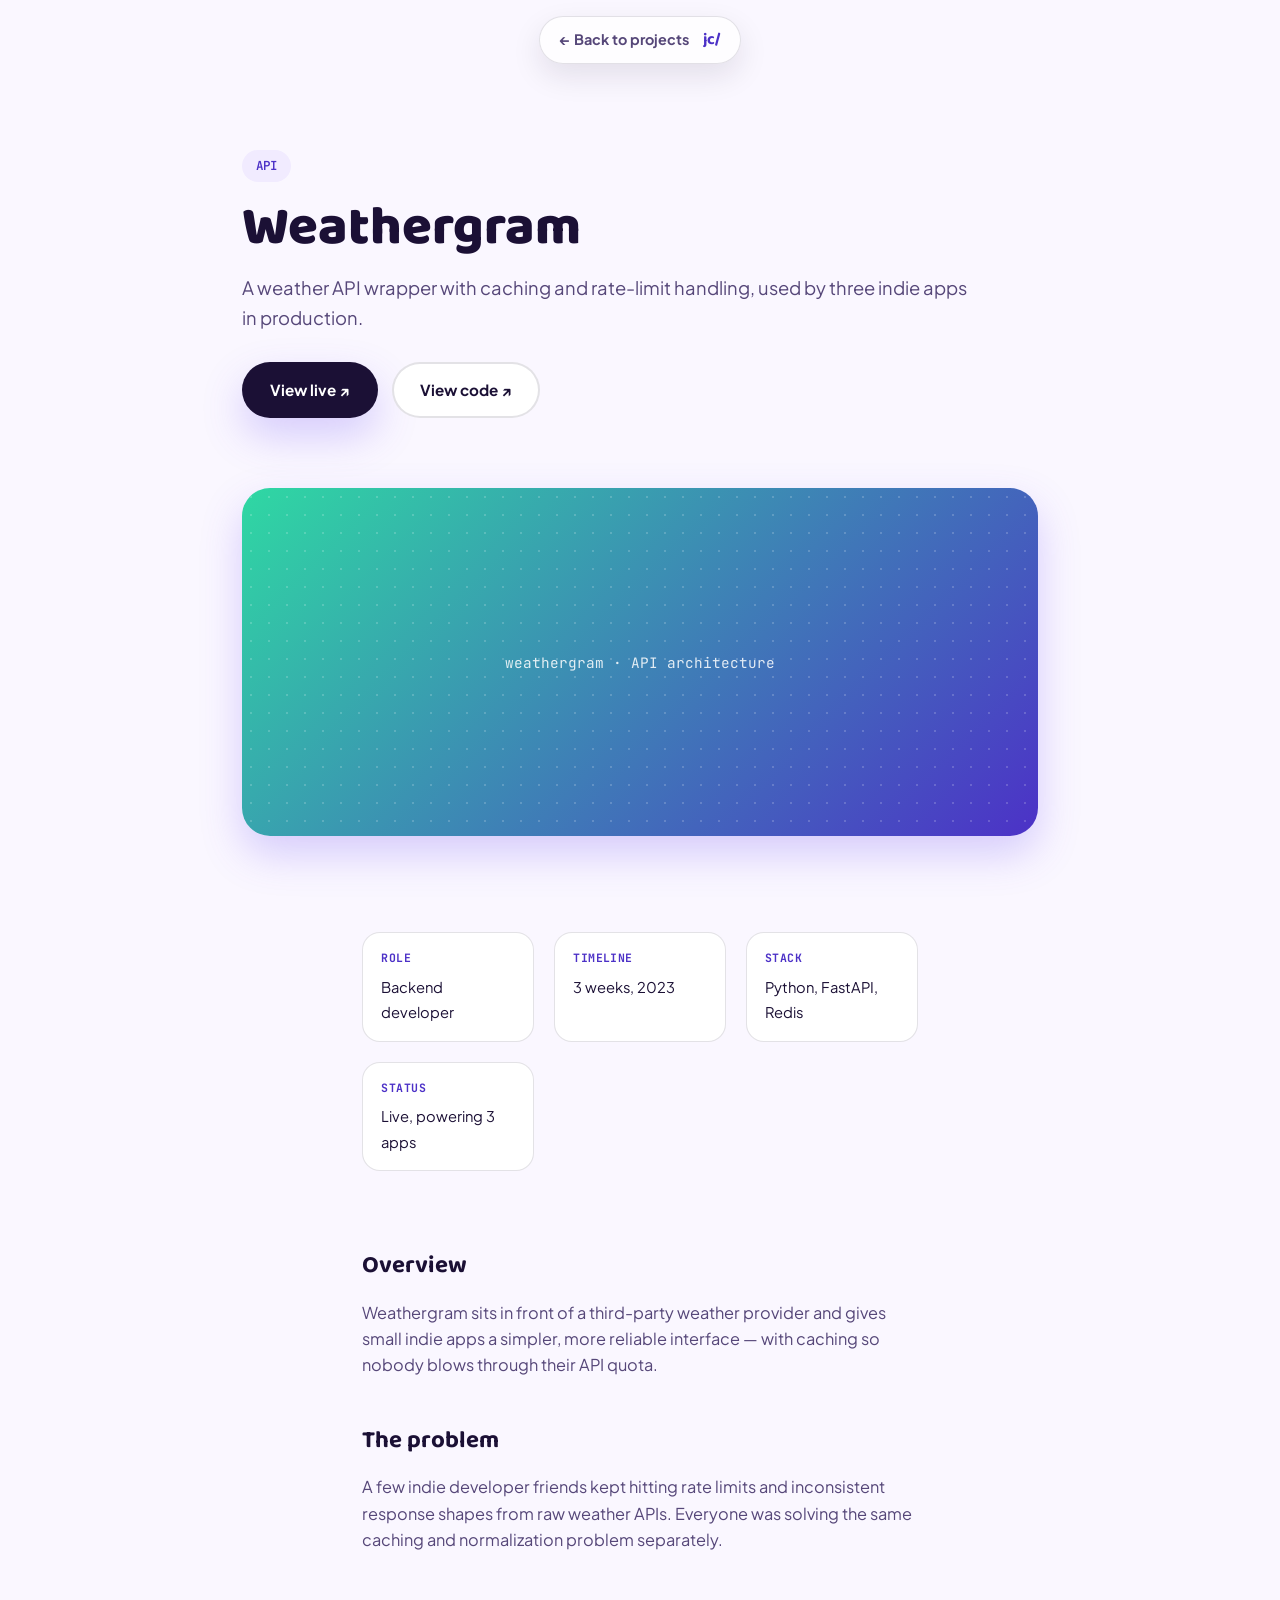
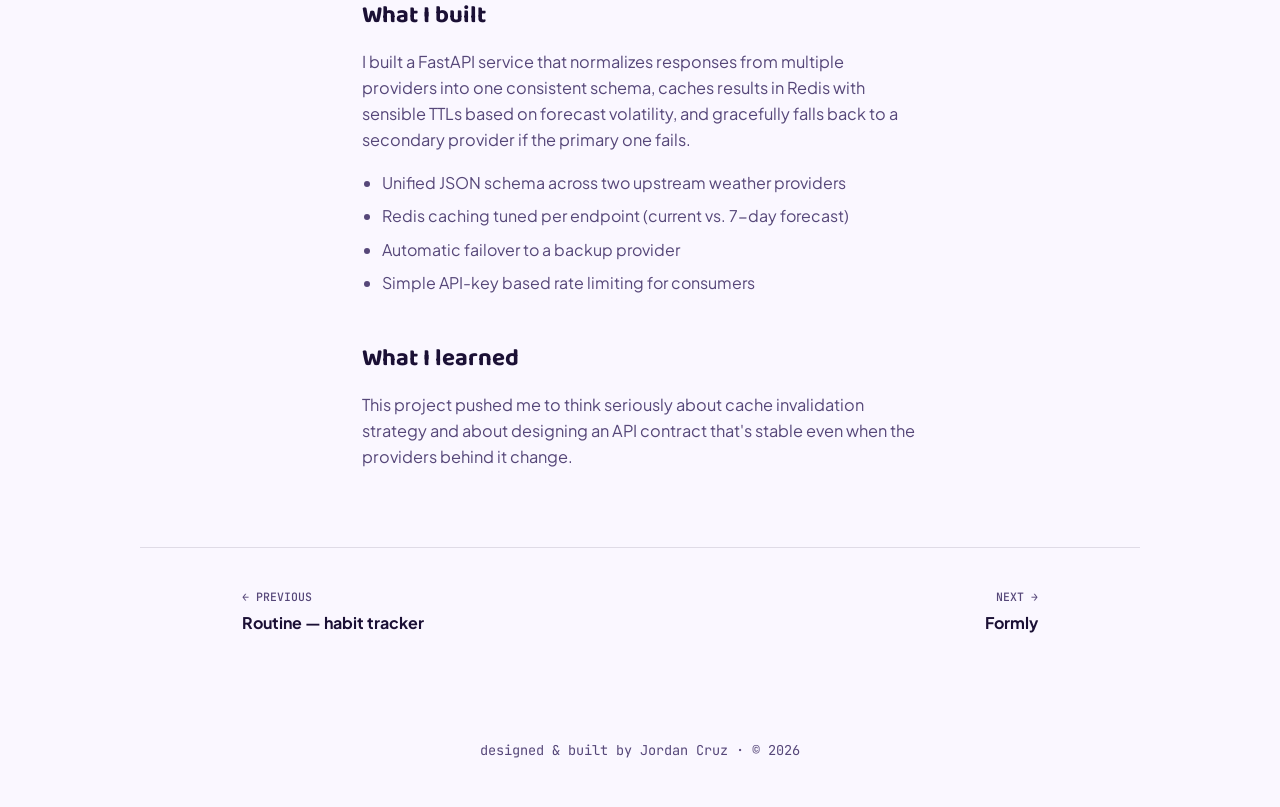
<file: projects/Simple_Calculator.html>
<!DOCTYPE html>
<html lang="en">
<head>
<meta charset="UTF-8">
<meta name="viewport" content="width=device-width, initial-scale=1.0">
<title>Weathergram — Jordan Cruz</title>
<link rel="preconnect" href="https://fonts.googleapis.com">
<link rel="preconnect" href="https://fonts.gstatic.com" crossorigin>
<link href="https://fonts.googleapis.com/css2?family=Baloo+2:wght@500;600;700;800&family=Plus+Jakarta+Sans:wght@400;500;600;700&family=JetBrains+Mono:wght@400;500;600&display=swap" rel="stylesheet">
<link rel="stylesheet" href="../styles.css">
</head>
<body>

  <nav class="pnav" aria-label="Primary">
    <a href="../index.html#projects">← Back to projects</a>
    <span class="pnav__logo">jc/</span>
  </nav>

  <header class="phero">
    <span class="phero__tag">API</span>
    <h1>Weathergram</h1>
    <p class="phero__sub">A weather API wrapper with caching and rate-limit handling, used by three indie apps in production.</p>
    <div class="phero__links">
      <a class="btn btn--primary" href="#">View live ↗</a>
      <a class="btn btn--ghost" href="#">View code ↗</a>
    </div>
  </header>

  <div class="pbanner">
    <div class="pbanner__shape" style="background:linear-gradient(135deg, #2FD8A3, var(--violet-dark));">
      <span>weathergram · API architecture</span>
    </div>
  </div>

  <div class="pmeta">
    <div class="pmeta__block"><strong>Role</strong><span>Backend developer</span></div>
    <div class="pmeta__block"><strong>Timeline</strong><span>3 weeks, 2023</span></div>
    <div class="pmeta__block"><strong>Stack</strong><span>Python, FastAPI, Redis</span></div>
    <div class="pmeta__block"><strong>Status</strong><span>Live, powering 3 apps</span></div>
  </div>

  <main class="pbody">
    <h2>Overview</h2>
    <p>Weathergram sits in front of a third-party weather provider and gives small indie apps a simpler, more reliable interface — with caching so nobody blows through their API quota.</p>

    <h2>The problem</h2>
    <p>A few indie developer friends kept hitting rate limits and inconsistent response shapes from raw weather APIs. Everyone was solving the same caching and normalization problem separately.</p>

    <h2>What I built</h2>
    <p>I built a FastAPI service that normalizes responses from multiple providers into one consistent schema, caches results in Redis with sensible TTLs based on forecast volatility, and gracefully falls back to a secondary provider if the primary one fails.</p>
    <ul>
      <li>Unified JSON schema across two upstream weather providers</li>
      <li>Redis caching tuned per endpoint (current vs. 7-day forecast)</li>
      <li>Automatic failover to a backup provider</li>
      <li>Simple API-key based rate limiting for consumers</li>
    </ul>

    <h2>What I learned</h2>
    <p>This project pushed me to think seriously about cache invalidation strategy and about designing an API contract that's stable even when the providers behind it change.</p>
  </main>

  <nav class="pswitch">
    <a class="prev" href="routine.html"><span class="lbl">← Previous</span>Routine — habit tracker</a>
    <a class="next" href="formly.html"><span class="lbl">Next →</span>Formly</a>
  </nav>

  <footer style="margin-top:70px;">
    designed &amp; built by Jordan Cruz · © <span id="year"></span>
  </footer>

<script>document.getElementById('year').textContent = new Date().getFullYear();</script>
</body>
</html>
</file>
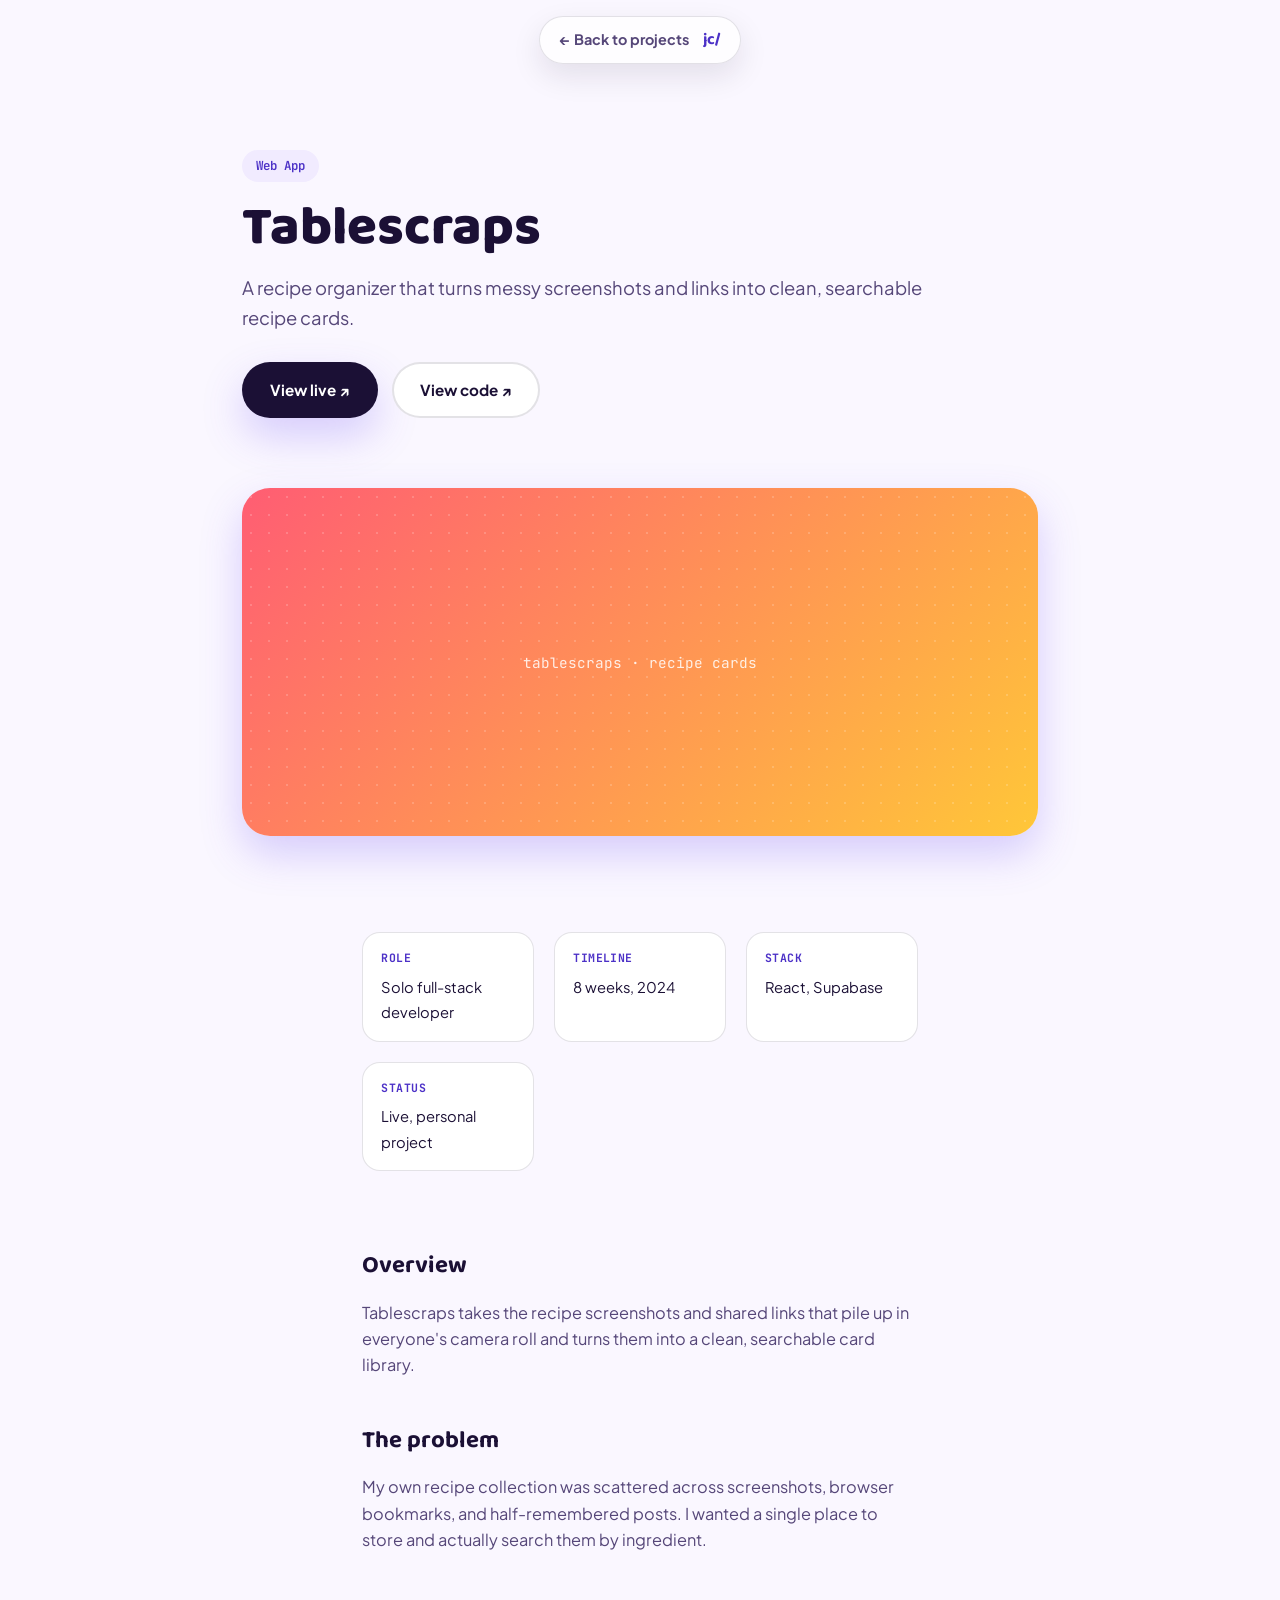
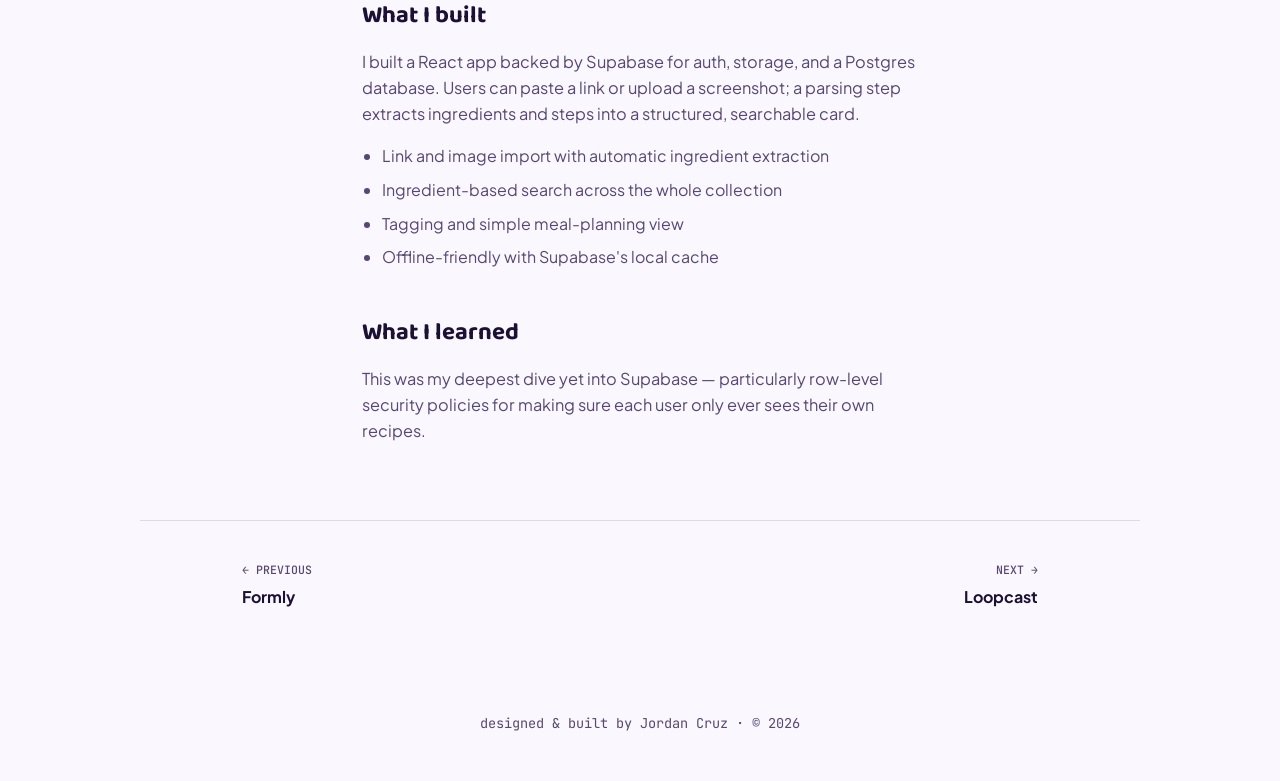
<file: projects/tablescraps.html>
<!DOCTYPE html>
<html lang="en">
<head>
<meta charset="UTF-8">
<meta name="viewport" content="width=device-width, initial-scale=1.0">
<title>Tablescraps — Jordan Cruz</title>
<link rel="preconnect" href="https://fonts.googleapis.com">
<link rel="preconnect" href="https://fonts.gstatic.com" crossorigin>
<link href="https://fonts.googleapis.com/css2?family=Baloo+2:wght@500;600;700;800&family=Plus+Jakarta+Sans:wght@400;500;600;700&family=JetBrains+Mono:wght@400;500;600&display=swap" rel="stylesheet">
<link rel="stylesheet" href="../styles.css">
</head>
<body>

  <nav class="pnav" aria-label="Primary">
    <a href="../index.html#projects">← Back to projects</a>
    <span class="pnav__logo">jc/</span>
  </nav>

  <header class="phero">
    <span class="phero__tag">Web App</span>
    <h1>Tablescraps</h1>
    <p class="phero__sub">A recipe organizer that turns messy screenshots and links into clean, searchable recipe cards.</p>
    <div class="phero__links">
      <a class="btn btn--primary" href="#">View live ↗</a>
      <a class="btn btn--ghost" href="#">View code ↗</a>
    </div>
  </header>

  <div class="pbanner">
    <div class="pbanner__shape" style="background:linear-gradient(135deg, var(--coral), var(--yellow));">
      <span>tablescraps · recipe cards</span>
    </div>
  </div>

  <div class="pmeta">
    <div class="pmeta__block"><strong>Role</strong><span>Solo full-stack developer</span></div>
    <div class="pmeta__block"><strong>Timeline</strong><span>8 weeks, 2024</span></div>
    <div class="pmeta__block"><strong>Stack</strong><span>React, Supabase</span></div>
    <div class="pmeta__block"><strong>Status</strong><span>Live, personal project</span></div>
  </div>

  <main class="pbody">
    <h2>Overview</h2>
    <p>Tablescraps takes the recipe screenshots and shared links that pile up in everyone's camera roll and turns them into a clean, searchable card library.</p>

    <h2>The problem</h2>
    <p>My own recipe collection was scattered across screenshots, browser bookmarks, and half-remembered posts. I wanted a single place to store and actually search them by ingredient.</p>

    <h2>What I built</h2>
    <p>I built a React app backed by Supabase for auth, storage, and a Postgres database. Users can paste a link or upload a screenshot; a parsing step extracts ingredients and steps into a structured, searchable card.</p>
    <ul>
      <li>Link and image import with automatic ingredient extraction</li>
      <li>Ingredient-based search across the whole collection</li>
      <li>Tagging and simple meal-planning view</li>
      <li>Offline-friendly with Supabase's local cache</li>
    </ul>

    <h2>What I learned</h2>
    <p>This was my deepest dive yet into Supabase — particularly row-level security policies for making sure each user only ever sees their own recipes.</p>
  </main>

  <nav class="pswitch">
    <a class="prev" href="formly.html"><span class="lbl">← Previous</span>Formly</a>
    <a class="next" href="loopcast.html"><span class="lbl">Next →</span>Loopcast</a>
  </nav>

  <footer style="margin-top:70px;">
    designed &amp; built by Jordan Cruz · © <span id="year"></span>
  </footer>

<script>document.getElementById('year').textContent = new Date().getFullYear();</script>
</body>
</html>
</file>
<file: styles.css>
:root{
    --bg:#FAF7FF;
    --bg-panel:#F1EBFF;
    --ink:#1B1035;
    --ink-soft:#564779;
    --violet:#6C4CF5;
    --violet-dark:#4C31C7;
    --yellow:#FFC738;
    --coral:#FF5D73;
    --mint:#2FD8A3;
    --paper:#FFFFFF;
    --line: rgba(27,16,53,0.12);

    --font-display: 'Baloo 2', system-ui, sans-serif;
    --font-body: 'Plus Jakarta Sans', system-ui, sans-serif;
    --font-mono: 'JetBrains Mono', monospace;

    --radius-lg: 28px;
    --radius-md: 18px;
    --shadow-soft: 0 12px 30px rgba(27,16,53,0.10);
    --shadow-pop: 0 18px 40px rgba(108,76,245,0.25);
  }

  *{box-sizing:border-box;}
  html{scroll-behavior:smooth;}
  body{
    margin:0;
    background:var(--bg);
    color:var(--ink);
    font-family:var(--font-body);
    line-height:1.6;
    -webkit-font-smoothing:antialiased;
  }
  img{max-width:100%;display:block;}
  a{color:inherit;}
  section{scroll-margin-top:90px;}

  ::selection{background:var(--yellow); color:var(--ink);}

  @media (prefers-reduced-motion: reduce){
    *{animation-duration:0.001ms !important; animation-iteration-count:1 !important; transition-duration:0.001ms !important; scroll-behavior:auto !important;}
  }

  /* ---------- Nav ---------- */
  .nav{
    position:fixed;
    top:16px;
    left:50%;
    transform:translateX(-50%);
    z-index:100;
    display:flex;
    align-items:center;
    gap:6px;
    background:rgba(255,255,255,0.75);
    backdrop-filter:blur(14px);
    border:1px solid var(--line);
    border-radius:999px;
    padding:8px 10px 8px 18px;
    box-shadow:var(--shadow-soft);
    max-width:calc(100% - 24px);
  }
  .nav__logo{
    font-family:var(--font-display);
    font-weight:700;
    font-size:1.05rem;
    color:var(--violet-dark);
    margin-right:10px;
    white-space:nowrap;
  }
  .nav__links{
    display:flex;
    gap:2px;
    list-style:none;
    margin:0;
    padding:0;
  }
  .nav__links a{
    text-decoration:none;
    font-size:0.88rem;
    font-weight:600;
    color:var(--ink-soft);
    padding:8px 12px;
    border-radius:999px;
    transition:background 0.2s ease, color 0.2s ease;
    white-space:nowrap;
  }
  .nav__links a:hover, .nav__links a:focus-visible{
    background:var(--bg-panel);
    color:var(--violet-dark);
    outline:none;
  }
  .nav__cta{
    margin-left:8px;
    background:var(--ink);
    color:#fff;
    font-size:0.85rem;
    font-weight:600;
    padding:9px 16px;
    border-radius:999px;
    text-decoration:none;
    white-space:nowrap;
    transition:transform 0.2s ease, background 0.2s ease;
  }
  .nav__cta:hover{ background:var(--violet-dark); transform:translateY(-1px); }

  @media (max-width:720px){
    .nav__links{display:none;}
    .nav{padding:8px 10px;}
  }

  /* ---------- Hero ---------- */
  .hero{
    position:relative;
    min-height:100svh;
    display:flex;
    align-items:center;
    padding:140px 8vw 80px;
    overflow:hidden;
  }
  .hero__blob{
    position:absolute;
    top:-10%;
    right:-8%;
    width:min(620px, 70vw);
    height:min(620px, 70vw);
    background:linear-gradient(135deg, var(--violet), var(--coral) 60%, var(--yellow));
    opacity:0.85;
    filter:blur(2px);
    border-radius:63% 37% 54% 46% / 45% 52% 48% 55%;
    animation:morph 12s ease-in-out infinite;
    z-index:0;
  }
  @keyframes morph{
    0%,100%{ border-radius:63% 37% 54% 46% / 45% 52% 48% 55%; transform:rotate(0deg) scale(1); }
    33%{ border-radius:40% 60% 65% 35% / 60% 40% 60% 40%; transform:rotate(8deg) scale(1.03); }
    66%{ border-radius:55% 45% 35% 65% / 40% 62% 38% 60%; transform:rotate(-6deg) scale(0.98); }
  }
  .hero__grid{
    position:relative;
    z-index:1;
    display:grid;
    grid-template-columns:1.1fr 0.9fr;
    gap:48px;
    align-items:center;
    width:100%;
    max-width:1180px;
    margin:0 auto;
  }
  .hero__eyebrow{
    display:inline-flex;
    align-items:center;
    gap:8px;
    font-family:var(--font-mono);
    font-size:0.8rem;
    font-weight:500;
    background:var(--paper);
    border:1px solid var(--line);
    padding:6px 14px;
    border-radius:999px;
    margin-bottom:22px;
    color:var(--violet-dark);
  }
  .hero__eyebrow span.dot{
    width:8px;height:8px;border-radius:50%;
    background:var(--mint);
    box-shadow:0 0 0 3px rgba(47,216,163,0.25);
  }
  .hero h1{
    font-family:var(--font-display);
    font-weight:800;
    font-size:clamp(2.6rem, 5.4vw, 4.6rem);
    line-height:1.02;
    margin:0 0 18px;
    letter-spacing:-0.01em;
  }
  .hero h1 .accent{
    color:var(--violet);
    position:relative;
    display:inline-block;
  }
  .hero h1 .accent::after{
    content:"";
    position:absolute;
    left:-2%;
    right:-2%;
    bottom:6px;
    height:0.32em;
    background:var(--yellow);
    z-index:-1;
    border-radius:6px;
    opacity:0.9;
  }
  .hero p.lede{
    font-size:1.15rem;
    color:var(--ink-soft);
    max-width:46ch;
    margin:0 0 32px;
  }
  .hero__ctas{
    display:flex;
    gap:14px;
    flex-wrap:wrap;
  }
  .btn{
    display:inline-flex;
    align-items:center;
    gap:8px;
    font-family:var(--font-body);
    font-weight:700;
    font-size:0.95rem;
    padding:14px 26px;
    border-radius:999px;
    text-decoration:none;
    border:2px solid transparent;
    transition:transform 0.2s ease, box-shadow 0.2s ease, background 0.2s ease;
    cursor:pointer;
  }
  .btn--primary{
    background:var(--ink);
    color:#fff;
    box-shadow:var(--shadow-pop);
  }
  .btn--primary:hover{ transform:translateY(-2px) rotate(-1deg); }
  .btn--ghost{
    background:var(--paper);
    color:var(--ink);
    border-color:var(--line);
  }
  .btn--ghost:hover{ border-color:var(--violet); color:var(--violet-dark); transform:translateY(-2px); }

  .hero__card{
    background:#12102A;
    color:#E7E1FF;
    border-radius:var(--radius-lg);
    padding:26px 26px 22px;
    box-shadow:0 24px 60px rgba(18,16,42,0.35);
    transform:rotate(3deg);
    font-family:var(--font-mono);
    font-size:0.92rem;
  }
  .hero__card__bar{
    display:flex;
    gap:7px;
    margin-bottom:16px;
  }
  .hero__card__bar span{
    width:11px;height:11px;border-radius:50%;
    display:inline-block;
  }
  .hero__card__bar span:nth-child(1){background:#FF5D73;}
  .hero__card__bar span:nth-child(2){background:#FFC738;}
  .hero__card__bar span:nth-child(3){background:#2FD8A3;}
  .hero__card pre{
    margin:0;
    white-space:pre-wrap;
    min-height:9.5em;
  }
  .hero__card .key{color:#8FE3FF;}
  .hero__card .str{color:#FFC738;}
  .hero__card .punc{color:#8577B8;}
  .cursor{
    display:inline-block;
    width:8px;height:1.1em;
    background:var(--mint);
    vertical-align:text-bottom;
    animation:blink 1s step-end infinite;
  }
  @keyframes blink{ 50%{ opacity:0; } }

  @media (max-width:900px){
    .hero__grid{grid-template-columns:1fr;}
    .hero__card{transform:rotate(0deg); order:-1;}
    .hero{padding:120px 6vw 60px;}
  }

  /* ---------- Section shell ---------- */
  .section-inner{
    max-width:1180px;
    margin:0 auto;
    padding:100px 8vw;
  }
  .kicker{
    font-family:var(--font-mono);
    font-size:0.85rem;
    color:var(--violet-dark);
    font-weight:600;
    letter-spacing:0.02em;
    margin:0 0 10px;
  }
  h2.section-title{
    font-family:var(--font-display);
    font-weight:700;
    font-size:clamp(2rem, 3.4vw, 2.7rem);
    margin:0 0 20px;
  }

  /* ---------- Intro ---------- */
  .intro{ background:var(--bg-panel); }
  .intro__inner{ padding:100px 8vw; max-width:1180px; margin:0 auto; }
  .intro__lead{
    font-size:1.35rem;
    max-width:62ch;
    font-weight:500;
    margin:0 0 44px;
  }
  .intro__chips{
    display:grid;
    grid-template-columns:repeat(auto-fit, minmax(220px, 1fr));
    gap:16px;
  }
  .chip-card{
    background:var(--paper);
    border-radius:var(--radius-md);
    padding:22px 20px;
    border:1px solid var(--line);
    transition:transform 0.2s ease, box-shadow 0.2s ease;
  }
  .chip-card:hover{ transform:translateY(-4px); box-shadow:var(--shadow-soft); }
  .chip-card__icon{
    font-size:1.6rem;
    margin-bottom:10px;
    display:block;
  }
  .chip-card h3{
    font-family:var(--font-display);
    font-size:1.05rem;
    margin:0 0 6px;
  }
  .chip-card p{
    margin:0;
    font-size:0.92rem;
    color:var(--ink-soft);
  }

  /* ---------- About ---------- */
  .about .section-inner{
    display:grid;
    grid-template-columns:0.85fr 1.15fr;
    gap:60px;
    align-items:start;
  }
  .about__portrait{
    position:relative;
    aspect-ratio:1/1;
    border-radius:var(--radius-lg);
    background:linear-gradient(160deg, var(--violet) 0%, var(--violet-dark) 100%);
    display:flex;
    align-items:center;
    justify-content:center;
    font-family:var(--font-display);
    color:#fff;
    font-size:5rem;
    font-weight:700;
    box-shadow:var(--shadow-pop);
  }
  .about__portrait::after{
    content:"👋";
    position:absolute;
    bottom:-14px;
    right:-14px;
    font-size:2.6rem;
    background:var(--yellow);
    border-radius:50%;
    width:70px;height:70px;
    display:flex;align-items:center;justify-content:center;
    box-shadow:var(--shadow-soft);
  }
  .about__bio p{
    color:var(--ink-soft);
    font-size:1.05rem;
    max-width:60ch;
  }
  .skills{
    display:flex;
    flex-wrap:wrap;
    gap:10px;
    margin:26px 0 34px;
    padding:0;
    list-style:none;
  }
  .skills li{
    font-family:var(--font-mono);
    font-size:0.85rem;
    font-weight:500;
    background:var(--paper);
    border:1px solid var(--line);
    padding:8px 14px;
    border-radius:999px;
  }
  .skills li:nth-child(3n+1){ background:#FFF3D2; border-color:transparent; }
  .skills li:nth-child(3n+2){ background:#E4F9F1; border-color:transparent; }
  .skills li:nth-child(3n+3){ background:#F1EBFF; border-color:transparent; }

  .fun-facts{
    display:grid;
    grid-template-columns:repeat(3, 1fr);
    gap:16px;
    margin-top:10px;
  }
  .fun-facts div{
    background:var(--paper);
    border:1px solid var(--line);
    border-radius:var(--radius-md);
    padding:18px;
  }
  .fun-facts strong{
    display:block;
    font-family:var(--font-display);
    font-size:1.5rem;
    color:var(--violet-dark);
  }
  .fun-facts span{
    font-size:0.85rem;
    color:var(--ink-soft);
  }

  @media (max-width:820px){
    .about .section-inner{ grid-template-columns:1fr; }
    .about__portrait{ max-width:220px; margin:0 auto; }
    .fun-facts{ grid-template-columns:1fr 1fr; }
  }

  /* ---------- Projects ---------- */
  .projects{ background:var(--bg-panel); }
  .projects__grid{
    display:grid;
    grid-template-columns:repeat(auto-fit, minmax(300px, 1fr));
    gap:38px 30px;
    margin-top:40px;
  }
  .note{
    position:relative;
    background:var(--paper);
    border-radius:14px;
    padding:26px 24px 24px;
    box-shadow:var(--shadow-soft);
    transition:transform 0.25s ease, box-shadow 0.25s ease;
  }
  .note:nth-child(3n+1){ transform:rotate(-2.2deg); }
  .note:nth-child(3n+2){ transform:rotate(1.6deg); }
  .note:nth-child(3n+3){ transform:rotate(-1.2deg); }
  .note:hover{ transform:rotate(0deg) translateY(-6px); box-shadow:var(--shadow-pop); }
  .note::before{
    content:"";
    position:absolute;
    top:-12px;
    left:50%;
    transform:translateX(-50%) rotate(-4deg);
    width:64px;
    height:22px;
    background:rgba(255,199,56,0.85);
    border:1px solid rgba(27,16,53,0.08);
  }
  .note__tag{
    display:inline-block;
    font-family:var(--font-mono);
    font-size:0.72rem;
    font-weight:600;
    color:var(--violet-dark);
    background:#F1EBFF;
    padding:4px 10px;
    border-radius:999px;
    margin-bottom:12px;
  }
  .note h3{
    font-family:var(--font-display);
    font-size:1.25rem;
    margin:0 0 10px;
  }
  .note p{
    font-size:0.92rem;
    color:var(--ink-soft);
    margin:0 0 16px;
  }
  .note__stack{
    display:flex;
    flex-wrap:wrap;
    gap:6px;
    margin:0 0 18px;
    padding:0;
    list-style:none;
  }
  .note__stack li{
    font-family:var(--font-mono);
    font-size:0.72rem;
    color:var(--ink-soft);
    background:var(--bg);
    border:1px solid var(--line);
    padding:3px 9px;
    border-radius:999px;
  }
  .note__link{
    font-weight:700;
    font-size:0.88rem;
    text-decoration:none;
    color:var(--ink);
    border-bottom:2px solid var(--coral);
    padding-bottom:1px;
  }
  .note__link:hover{ color:var(--coral); }

  /* ---------- Contact ---------- */
  .contact .section-inner{
    display:grid;
    grid-template-columns:1fr 1fr;
    gap:56px;
  }
  .contact__intro p{
    color:var(--ink-soft);
    font-size:1.05rem;
    max-width:44ch;
  }
  .contact__socials{
    display:flex;
    gap:12px;
    margin-top:26px;
    padding:0;
    list-style:none;
  }
  .contact__socials a{
    width:46px;height:46px;
    border-radius:50%;
    background:var(--paper);
    border:1px solid var(--line);
    display:flex;
    align-items:center;
    justify-content:center;
    transition:transform 0.2s ease, background 0.2s ease;
  }
  .contact__socials a:hover{ background:var(--ink); color:#fff; transform:translateY(-3px) rotate(-6deg); }
  .contact__socials svg{ width:20px; height:20px; }

  .form{
    background:var(--paper);
    border-radius:var(--radius-lg);
    padding:34px;
    box-shadow:var(--shadow-soft);
    border:1px solid var(--line);
  }
  .form label{
    display:block;
    font-size:0.82rem;
    font-weight:700;
    margin:0 0 6px;
    color:var(--ink-soft);
    text-transform:uppercase;
    letter-spacing:0.03em;
  }
  .form .field{ margin-bottom:18px; }
  .form input, .form textarea{
    width:100%;
    font-family:var(--font-body);
    font-size:0.95rem;
    padding:12px 14px;
    border-radius:10px;
    border:1.5px solid var(--line);
    background:var(--bg);
    color:var(--ink);
    resize:vertical;
  }
  .form input:focus, .form textarea:focus{
    outline:none;
    border-color:var(--violet);
    box-shadow:0 0 0 3px rgba(108,76,245,0.15);
  }
  .form button{
    width:100%;
    justify-content:center;
    margin-top:6px;
  }
  .form__note{
    font-size:0.78rem;
    color:var(--ink-soft);
    margin-top:12px;
    text-align:center;
  }

  @media (max-width:820px){
    .contact .section-inner{ grid-template-columns:1fr; }
  }

  footer{
    text-align:center;
    padding:34px 8vw 46px;
    font-size:0.85rem;
    color:var(--ink-soft);
    font-family:var(--font-mono);
  }

  :focus-visible{ outline:3px solid var(--violet); outline-offset:2px; }

/* ---------- Project detail page ---------- */
.pnav{
  position:fixed; top:16px; left:50%; transform:translateX(-50%); z-index:100;
  display:flex; align-items:center; gap:14px;
  background:rgba(255,255,255,0.75); backdrop-filter:blur(14px);
  border:1px solid var(--line); border-radius:999px;
  padding:10px 20px; box-shadow:var(--shadow-soft);
  max-width:calc(100% - 24px);
}
.pnav a{
  text-decoration:none; font-weight:700; font-size:0.9rem; color:var(--ink-soft);
  display:flex; align-items:center; gap:6px;
}
.pnav a:hover{ color:var(--violet-dark); }
.pnav .pnav__logo{ font-family:var(--font-display); font-weight:700; color:var(--violet-dark); margin-left:auto; }

.phero{
  padding:150px 8vw 70px;
  max-width:1000px;
  margin:0 auto;
}
.phero__tag{
  display:inline-block;
  font-family:var(--font-mono);
  font-size:0.78rem;
  font-weight:600;
  color:var(--violet-dark);
  background:var(--bg-panel);
  padding:6px 14px;
  border-radius:999px;
  margin-bottom:18px;
}
.phero h1{
  font-family:var(--font-display);
  font-weight:800;
  font-size:clamp(2.2rem, 4.6vw, 3.4rem);
  line-height:1.05;
  margin:0 0 16px;
}
.phero__sub{
  font-size:1.15rem;
  color:var(--ink-soft);
  max-width:56ch;
  margin:0 0 30px;
}
.phero__links{ display:flex; gap:14px; flex-wrap:wrap; }

.pbanner{
  max-width:1000px;
  margin:0 auto 70px;
  padding:0 8vw;
}
.pbanner__shape{
  aspect-ratio: 16/7;
  border-radius:var(--radius-lg);
  display:flex; align-items:center; justify-content:center;
  font-family:var(--font-mono);
  font-size:0.9rem;
  color:rgba(255,255,255,0.85);
  box-shadow:var(--shadow-pop);
  position:relative;
  overflow:hidden;
}
.pbanner__shape::before{
  content:"";
  position:absolute; inset:0;
  background-image: radial-gradient(rgba(255,255,255,0.18) 1.5px, transparent 1.5px);
  background-size:18px 18px;
}
.pbanner__shape span{ position:relative; z-index:1; }

.pbody{
  max-width:760px;
  margin:0 auto;
  padding:0 8vw 40px;
}
.pbody h2{
  font-family:var(--font-display);
  font-size:1.5rem;
  margin:44px 0 14px;
}
.pbody h2:first-child{ margin-top:0; }
.pbody p{ color:var(--ink-soft); font-size:1.02rem; margin:0 0 16px; }
.pbody ul{ margin:0 0 16px; padding-left:1.2em; color:var(--ink-soft); }
.pbody li{ margin-bottom:8px; }

.pmeta{
  display:grid;
  grid-template-columns:repeat(auto-fit, minmax(150px,1fr));
  gap:20px;
  max-width:760px;
  margin:0 auto 50px;
  padding:26px 8vw;
}
.pmeta__block{
  background:var(--paper);
  border:1px solid var(--line);
  border-radius:var(--radius-md);
  padding:16px 18px;
}
.pmeta__block strong{
  display:block;
  font-family:var(--font-mono);
  font-size:0.72rem;
  text-transform:uppercase;
  letter-spacing:0.04em;
  color:var(--violet-dark);
  margin-bottom:6px;
}
.pmeta__block span{ font-size:0.92rem; }

.pswitch{
  max-width:1000px;
  margin:20px auto 0;
  padding:40px 8vw 0;
  border-top:1px solid var(--line);
  display:flex;
  justify-content:space-between;
  gap:20px;
  flex-wrap:wrap;
}
.pswitch a{
  text-decoration:none;
  color:var(--ink);
  font-weight:700;
  display:flex;
  flex-direction:column;
  gap:4px;
}
.pswitch a span.lbl{
  font-family:var(--font-mono);
  font-size:0.72rem;
  color:var(--ink-soft);
  font-weight:500;
  text-transform:uppercase;
}
.pswitch a:hover{ color:var(--violet-dark); }
.pswitch .next{ text-align:right; margin-left:auto; }
</file>
